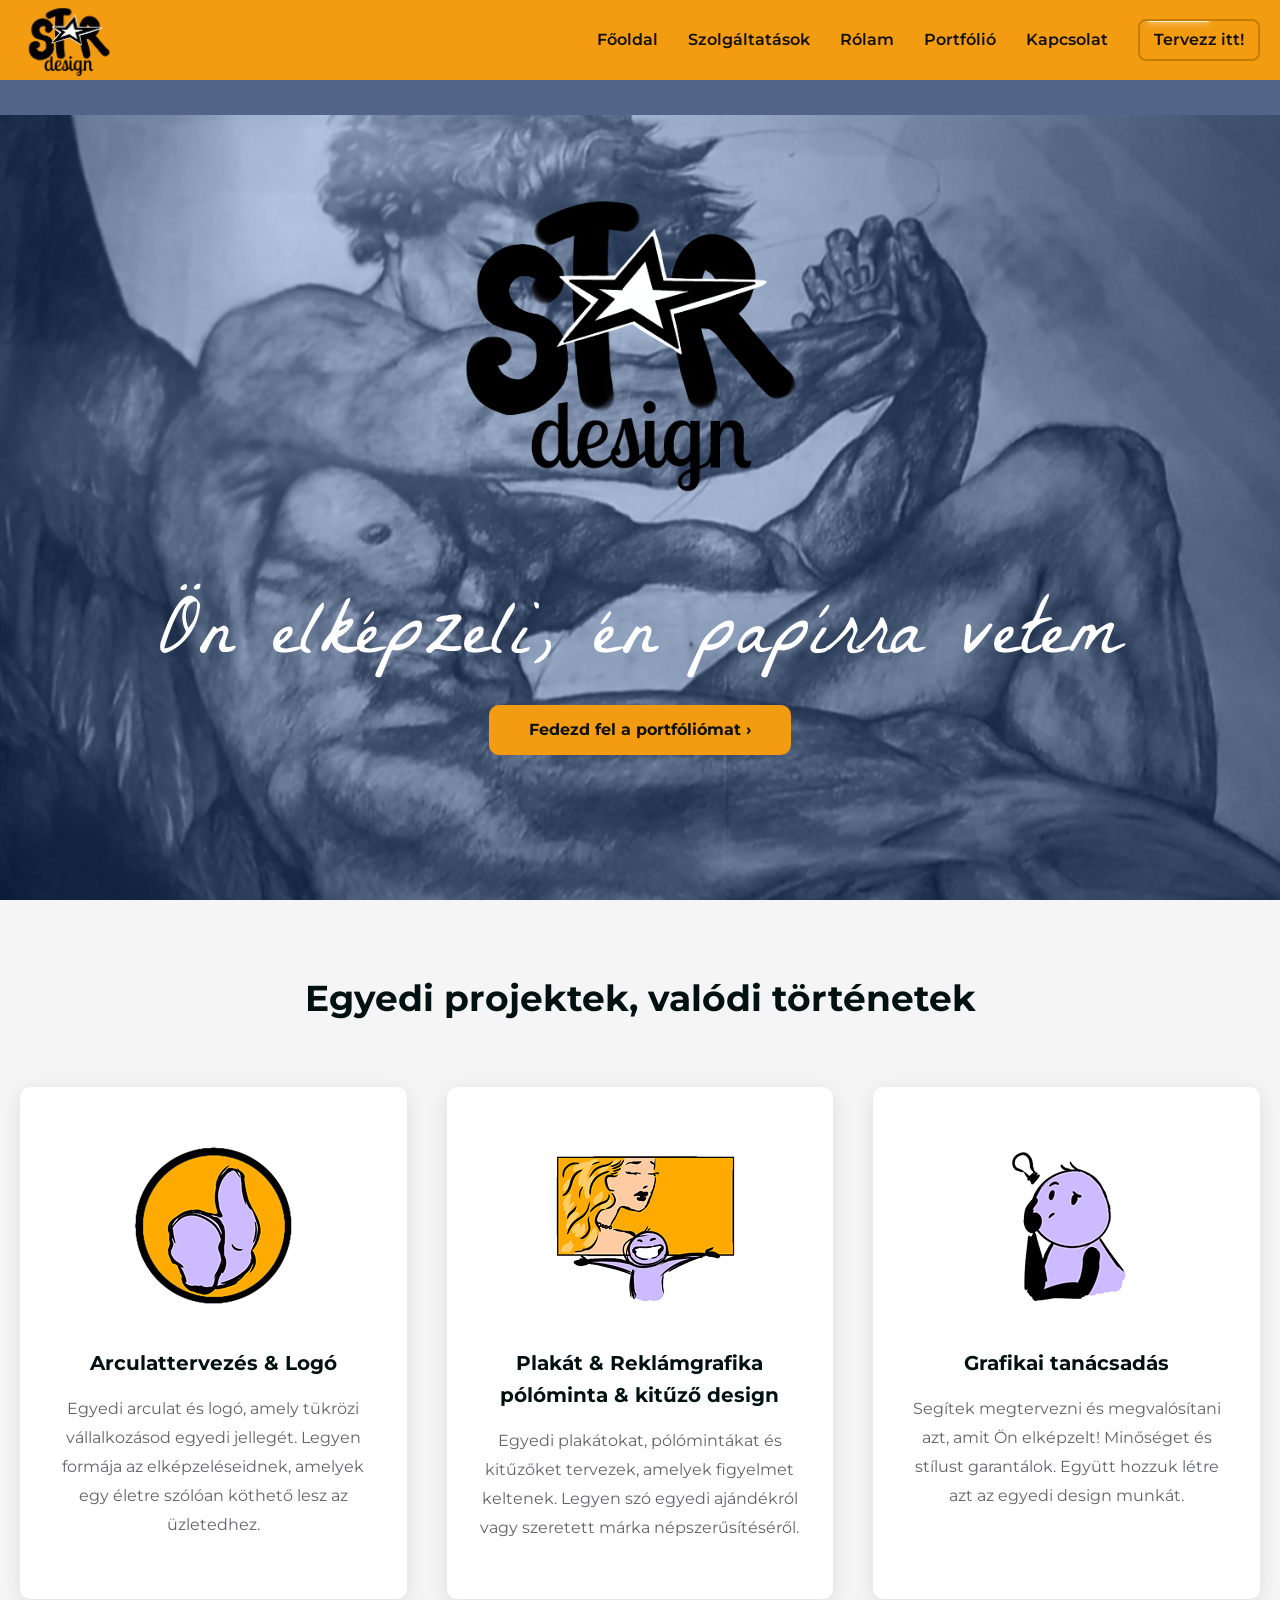
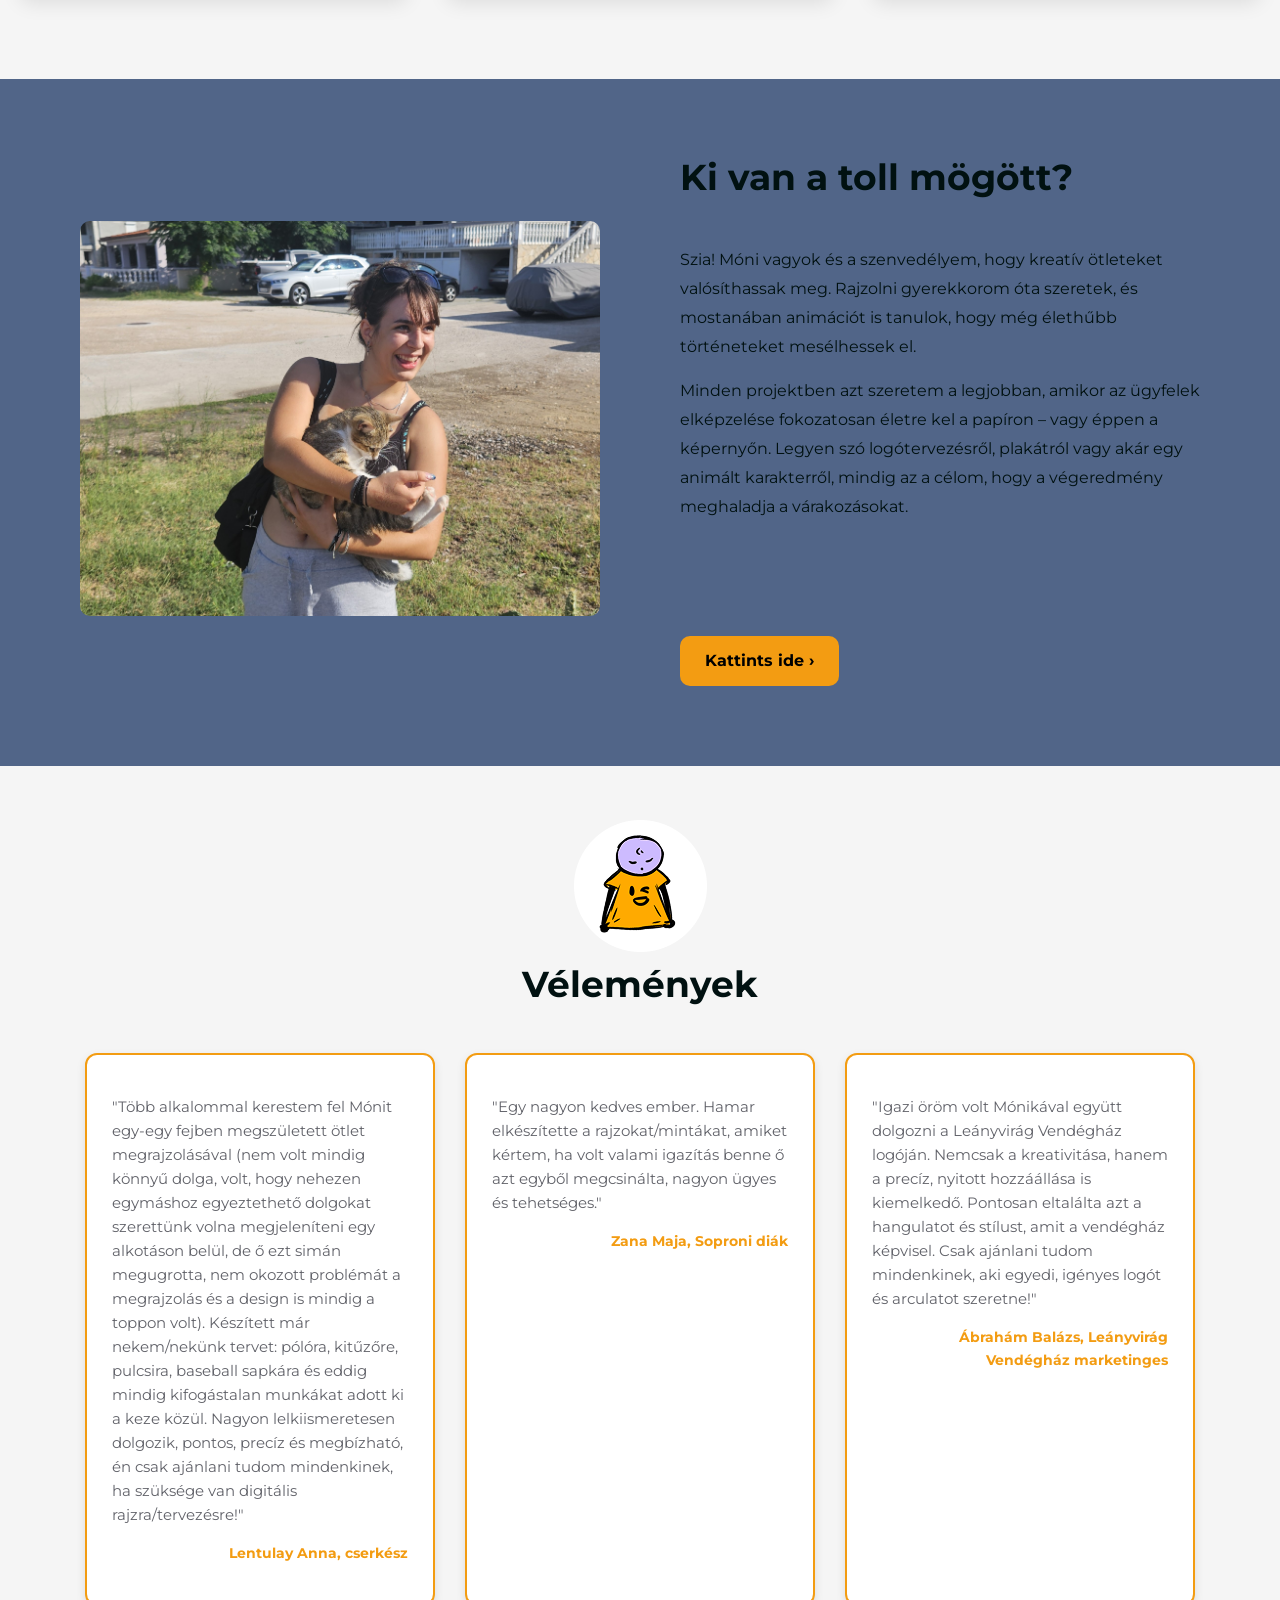
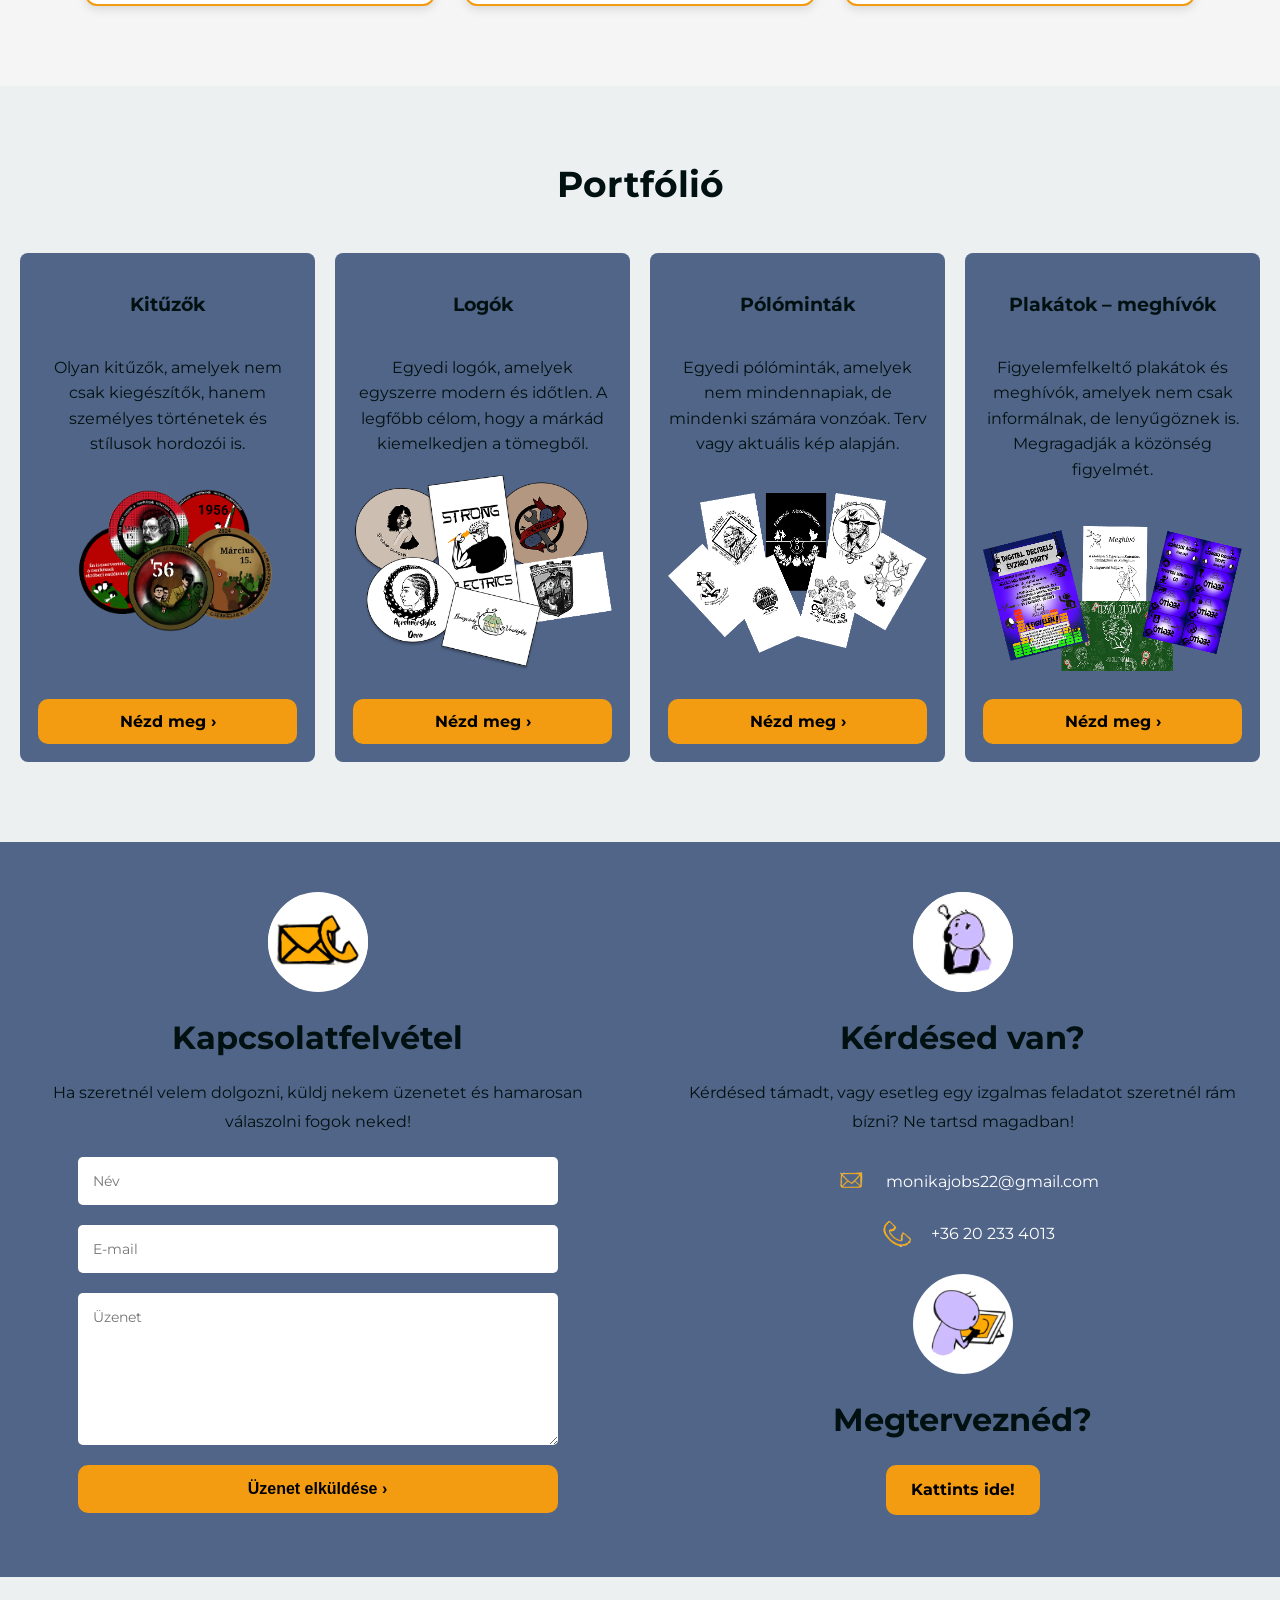
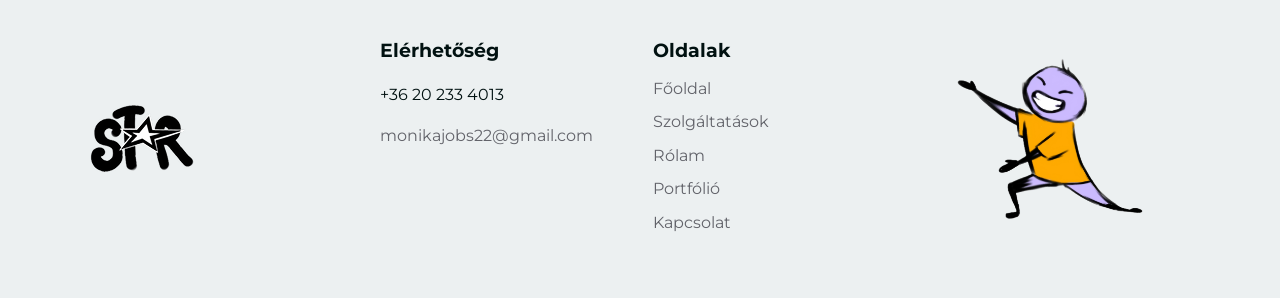
<file: forraskod/star-design-weboldal/index.html>
<!doctype html>
<html lang="hu">
  <head>
    <meta charset="UTF-8" />
    <meta name="viewport" content="width=device-width, initial-scale=1.0" />
    <title>Star Design – Egyedi grafikai tervezés</title>
    <link rel="stylesheet" href="style.css?v=3" />
    <!-- Google Fonts – La Belle Aurore (hero szöveghez) -->
    <link
      href="https://fonts.googleapis.com/css2?family=La+Belle+Aurore&display=swap"
      rel="stylesheet"
    />
    <!-- Google Fonts – Montserrat (alap betűtípus) -->
    <link
      href="https://fonts.googleapis.com/css2?family=Montserrat:wght@400;600;700&display=swap"
      rel="stylesheet"
    />
  </head>
  <body>
    <!-- =============================================
         RÖGZÍTETT FEJLÉC
         position: fixed → mindig látható görgetéskor
         z-index: 1000 → minden elem felett van
         ============================================= -->
    <header class="site-header">
      <div class="header-inner">
        <div class="logo">
          <img src="img/logo-fejlec.png" alt="Star Design logó" />
          <span></span>
        </div>
        <!-- Navigációs menü
             data-target attribútum → script.js sima görgetéshez használja -->
        <button class="hamburger" id="hamburger" aria-label="Menü megnyitása">
          <span></span>
          <span></span>
          <span></span>
        </button>
        <nav class="main-nav" id="main-nav">
          <a href="#home" data-target="home">Főoldal</a>
          <a href="#services" data-target="services">Szolgáltatások</a>
          <a href="#about" data-target="about">Rólam</a>
          <a href="#portfolio" data-target="portfolio">Portfólió</a>
          <a href="#contact" data-target="contact">Kapcsolat</a>

          <!-- Animált "Tervezz itt!" gomb – külön SVG körvonal-animációval -->
          <a href="tervezes/projekt-index-final.html" class="nav-tervez-btn">
            <span>Tervezz itt!</span>
            <svg viewBox="0 0 100 34">
              <rect x="1" y="1" width="98" height="32" rx="7" ry="7" />
            </svg>
          </a>
        </nav>
      </div>
    </header>

    <!-- =============================================
         HERO SZEKCIÓ (főoldali bevezető)
         ============================================= -->
    <section id="home" class="hero">
      <div class="hero-overlay">
        <!-- Háttérkép  -->
        <img src="img/hero-hatter.png" alt="Hero háttér" class="hero-bg" />
        <!-- Nagy logó a hero közepén -->
        <div class="hero-logo-wrapper">
          <img
            src="img/logo-nagy.png"
            alt="Star Design logó"
            class="hero-logo"
          />
        </div>
        <!-- Főcím  -->
        <div class="hero-text-wrapper">
          <h1 class="hero-text">Ön elképzeli, én papírra vetem</h1>
        </div>
        <!-- CTA gomb → portfólió szekcióra ugrik -->
        <div class="hero-btn-wrapper">
          <a class="btn primary" href="#portfolio" data-target="portfolio">
            Fedezd fel a portfóliómat ›
          </a>
        </div>
      </div>
    </section>

    <!-- =============================================
         SZOLGÁLTATÁSOK SZEKCIÓ
         Három egyenlő kártya auto-fit grid-ben
         ============================================= -->
    <section class="services" id="services">
      <h2>Egyedi projektek, valódi történetek</h2>
      <div class="services-grid">
        <div class="service-card">
          <div class="service-icon"><img src="img/icon_1.png" alt="" /></div>
          <h3>Arculattervezés &amp; Logó</h3>
          <p>
            Egyedi arculat és logó, amely tükrözi vállalkozásod egyedi jellegét.
            Legyen formája az elképzeléseidnek, amelyek egy életre szólóan
            köthető lesz az üzletedhez.
          </p>
        </div>

        <div class="service-card">
          <div class="service-icon"><img src="img/icon_2.png" alt="" /></div>
          <h3>Plakát &amp; Reklámgrafika<br />pólóminta &amp; kitűző design</h3>
          <p>
            Egyedi plakátokat, pólómintákat és kitűzőket tervezek, amelyek
            figyelmet keltenek. Legyen szó egyedi ajándékról vagy szeretett
            márka népszerűsítéséről.
          </p>
        </div>

        <div class="service-card">
          <div class="service-icon"><img src="img/icon_3.png" alt="" /></div>
          <h3>Grafikai tanácsadás</h3>
          <p>
            Segítek megtervezni és megvalósítani azt, amit Ön elképzelt!
            Minőséget és stílust garantálok. Együtt hozzuk létre azt az egyedi
            design munkát.
          </p>
        </div>
      </div>
    </section>

    <!-- =============================================
         RÓLAM SZEKCIÓ
         ============================================= -->
    <section class="about" id="about">
      <div class="about-image">
        <img src="img/profilkep.jpg" alt="Móni portréja" class="about-img" />
      </div>
      <div class="about-content">
        <h2>Ki van a toll mögött?</h2>
        <p>
          Szia! Móni vagyok és a szenvedélyem, hogy kreatív ötleteket
          valósíthassak meg. Rajzolni gyerekkorom óta szeretek, és mostanában
          animációt is tanulok, hogy még élethűbb történeteket mesélhessek el.
        </p>
        <p>
          Minden projektben azt szeretem a legjobban, amikor az ügyfelek
          elképzelése fokozatosan életre kel a papíron – vagy éppen a képernyőn.
          Legyen szó logótervezésről, plakátról vagy akár egy animált
          karakterről, mindig az a célom, hogy a végeredmény meghaladja a
          várakozásokat.
        </p>
        <!-- Portfólióra ugró gomb -->
        <a href="#portfolio" data-target="portfolio" class="about-button">
          Kattints ide ›
        </a>
      </div>
    </section>

    <!-- =============================================
         VÉLEMÉNYEK SZEKCIÓ
         Három kártya flex-ben, mobilon egymás alá kerülnek
         ============================================= -->
    <section class="testimonials">
      <!-- Pulzáló ikon a szekció tetején -->
      <div class="testimonials-icon">
        <img src="img/velemenyek_icon.png" alt="Vélemények ikon" />
      </div>
      <h2>Vélemények</h2>

      <div class="testimonials-container">
        <div class="testimonials-content1">
          <p>
            "Több alkalommal kerestem fel Mónit egy-egy fejben megszületett
            ötlet megrajzolásával (nem volt mindig könnyű dolga, volt, hogy
            nehezen egymáshoz egyeztethető dolgokat szerettünk volna
            megjeleníteni egy alkotáson belül, de ő ezt simán megugrotta, nem
            okozott problémát a megrajzolás és a design is mindig a toppon
            volt). Készített már nekem/nekünk tervet: pólóra, kitűzőre,
            pulcsira, baseball sapkára és eddig mindig kifogástalan munkákat
            adott ki a keze közül. Nagyon lelkiismeretesen dolgozik, pontos,
            precíz és megbízható, én csak ajánlani tudom mindenkinek, ha
            szüksége van digitális rajzra/tervezésre!"
          </p>
          <p>Lentulay Anna, cserkész</p>
        </div>

        <div class="testimonials-content2">
          <p>
            "Egy nagyon kedves ember. Hamar elkészítette a rajzokat/mintákat,
            amiket kértem, ha volt valami igazítás benne ő azt egyből
            megcsinálta, nagyon ügyes és tehetséges."
          </p>
          <p>Zana Maja, Soproni diák</p>
        </div>

        <div class="testimonials-content3">
          <p>
            "Igazi öröm volt Mónikával együtt dolgozni a Leányvirág Vendégház
            logóján. Nemcsak a kreativitása, hanem a precíz, nyitott hozzáállása
            is kiemelkedő. Pontosan eltalálta azt a hangulatot és stílust, amit
            a vendégház képvisel. Csak ajánlani tudom mindenkinek, aki egyedi,
            igényes logót és arculatot szeretne!"
          </p>
          <p>Ábrahám Balázs, Leányvirág Vendégház marketinges</p>
        </div>
      </div>
    </section>

    <!-- =============================================
         PORTFÓLIÓ SZEKCIÓ
         ============================================= -->
    <section class="portfolio" id="portfolio">
      <h2>Portfólió</h2>
      <div class="portfolio-grid">
        <div class="portfolio-item">
          <h3>Kitűzők</h3>
          <p>
            Olyan kitűzők, amelyek nem csak kiegészítők, hanem személyes
            történetek és stílusok hordozói is.
          </p>
          <img src="img/kituzok.png" alt="Kitűzők" />
          <a href="portfolio/portfolio.php#kituzok" class="portfolio-button">
            Nézd meg ›
          </a>
        </div>

        <div class="portfolio-item">
          <h3>Logók</h3>
          <p>
            Egyedi logók, amelyek egyszerre modern és időtlen. A legfőbb célom,
            hogy a márkád kiemelkedjen a tömegből.
          </p>
          <img src="img/logok.png" alt="Logók" />
          <a href="portfolio/portfolio.php#logok" class="portfolio-button">
            Nézd meg ›
          </a>
        </div>

        <div class="portfolio-item">
          <h3>Pólóminták</h3>
          <p>
            Egyedi pólóminták, amelyek nem mindennapiak, de mindenki számára
            vonzóak. Terv vagy aktuális kép alapján.
          </p>
          <img src="img/polomintak.png" alt="Pólóminták előnézet" />
          <a
            href="portfolio/portfolio.php#polomintak"
            class="portfolio-button"
          >
            Nézd meg ›
          </a>
        </div>

        <div class="portfolio-item">
          <h3>Plakátok – meghívók</h3>
          <p>
            Figyelemfelkeltő plakátok és meghívók, amelyek nem csak informálnak,
            de lenyűgöznek is. Megragadják a közönség figyelmét.
          </p>
          <img src="img/plakatok.png" alt="Plakátok előnézet" />
          <a
            href="portfolio/portfolio.php#plakatok-meghivok"
            class="portfolio-button"
          >
            Nézd meg ›
          </a>
        </div>
      </div>
    </section>

    <!-- =============================================
         KAPCSOLAT SZEKCIÓ
         ============================================= -->
    <section class="contact" id="contact">
      <!-- BAL OLDAL: Kapcsolatfelvételi űrlap -->
      <div class="contact-form-wrapper">
        <div class="info-icon">
          <img src="img/kapcsolat.png" alt="Kapcsolat ikon" />
        </div>
        <h2>Kapcsolatfelvétel</h2>
        <p>
          Ha szeretnél velem dolgozni, küldj nekem üzenetet és hamarosan
          válaszolni fogok neked!
        </p>

        <!-- Valódi PHP-s form
             action="contact.php" → a szerver dolgozza fel
             method="post"       → POST kérés, az adatok nem látszanak az URL-ben -->
        <form
          class="contact-form"
          id="contact-form"
          action="contact.php"
          method="post"
        >
          <!-- Honeypot mező spam-szűréshez:
               Ha robot tölti ki, a PHP kiszűri a kérést -->
          <label class="hidden">
            Ne töltsd ki ezt a mezőt
            <input type="text" name="address" autocomplete="off" />
          </label>
          <input type="text" name="name" placeholder="Név" required />
          <input type="email" name="email" placeholder="E-mail" required />
          <textarea name="message" placeholder="Üzenet" required></textarea>
          <button type="submit" class="submit-button">
            Üzenet elküldése ›
          </button>
        </form>

        <!-- Visszajelzés doboz – script.js tölti fel tartalmmal -->
        <div id="form-message" class="form-message"></div>
      </div>

      <!-- JOBB OLDAL: Elérhetőségi adatok -->
      <div class="contact-info">
        <div class="info-content">
          <div class="info-icon">
            <img src="img/kerdes_icon.png" alt="Kérdés ikon" />
          </div>
          <h2>Kérdésed van?</h2>
          <p>
            Kérdésed támadt, vagy esetleg egy izgalmas feladatot szeretnél rám
            bízni? Ne tartsd magadban!
          </p>

          <!-- E-mail link -->
          <div class="contact-item">
            <img src="img/e-mail_icon.png" alt="E-mail ikon" class="icon" />
            <a href="mailto:monikajobs22@gmail.com">monikajobs22@gmail.com</a>
          </div>

          <!-- Telefonszám link -->
          <div class="contact-item">
            <img src="img/telefon_icon1.png" alt="Telefon ikon" class="icon" />
            <a href="tel:+36202334013">+36 20 233 4013</a>
          </div>

          <!-- Tervező eszközre mutató link -->
          <div class="kapcsolat-content">
            <div class="info-icon">
              <img src="img/tervezes.png" alt="Tervezés ikon" />
            </div>
            <h2>Megterveznéd?</h2>
            <a href="tervezes/projekt-index-final.html" class="about-button">
              Kattints ide!
            </a>
          </div>
        </div>
      </div>
    </section>

    <!-- =============================================
         LÁBLÉC
         Négy oszlopos flex layout:
         ============================================= -->
    <footer>
      <div class="footer-logo">
        <img src="img/logo-footer.png" alt="Star Design logó" />
      </div>
      <div class="footer-contact">
        <h3>Elérhetőség</h3>
        <p>+36 20 233 4013</p>
        <a href="mailto:monikajobs22@gmail.com">monikajobs22@gmail.com</a>
      </div>
      <div class="footer-links">
        <h3>Oldalak</h3>
        <!-- Lábléc navigációs linkek -->
        <a href="#home">Főoldal</a>
        <a href="#services">Szolgáltatások</a>
        <a href="#about">Rólam</a>
        <a href="#portfolio">Portfólió</a>
        <a href="#contact">Kapcsolat</a>
      </div>
      <div class="footer-icon">
        <img src="img/icon-footer1.png" alt="Star Design dekor ikon" />
      </div>
    </footer>

    <!-- =============================================
         JAVASCRIPT BETÖLTÉSE
         ============================================= -->
    <script src="script.js"></script>
  </body>
</html>
</file>
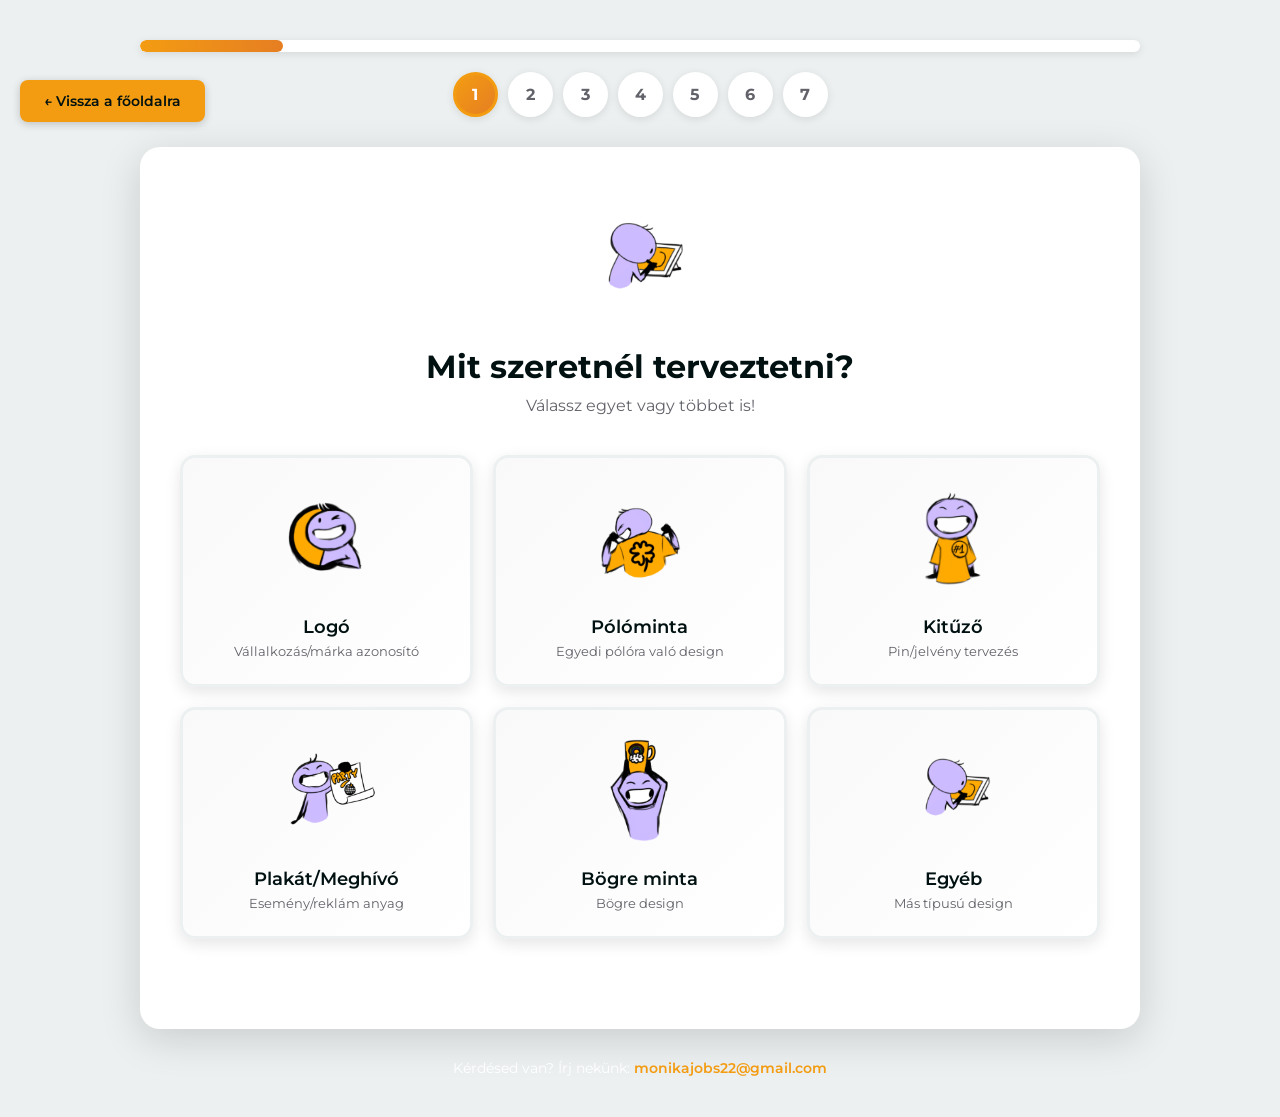
<file: forraskod/star-design-weboldal/tervezes/projekt-index-final.html>
<!doctype html>
<html lang="hu">
  <head>
    <meta charset="UTF-8" />
    <meta name="viewport" content="width=device-width, initial-scale=1.0" />
    <title>Projekt Tervező - Star Design</title>

    <!-- Google Fonts -->
    <link
      href="https://fonts.googleapis.com/css2?family=Montserrat:wght@400;500;600;700&display=swap"
      rel="stylesheet"
    />

    <!-- VÉGLEGES CSS -->
    <link rel="stylesheet" href="projekt-style-final.css? V=2" />
  </head>
  <body>
    <!-- Fő konténer -->
    <div class="main-container">
      <!-- Progress bar -->
      <div class="progress-bar-container">
        <div class="progress-bar" id="progressBar"></div>
      </div>

      <!-- Lépés indikátorok -->
      <div class="step-indicators" id="stepIndicators">
        <!-- JavaScript generálja -->
      </div>

      <!-- Fő kártya -->
      <div class="card-container">
        <div id="formContent">
          <!-- JavaScript generálja a lépéseket -->
        </div>
      </div>

      <!-- Segítség szöveg -->
      <div class="help-text">
        Kérdésed van? Írj nekünk:
        <a href="mailto:monikajobs22@gmail.com">monikajobs22@gmail.com</a>
      </div>
    </div>

    <!-- Sikeres küldés modal -->
    <div id="successModal" class="modal" style="display: none">
      <div class="modal-content success">
        <div class="modal-icon">✅</div>
        <h2>Sikeresen elküldve!</h2>
        <p>Köszönjük! Móni 24-48 órán belül válaszolni fog.</p>
        <p class="project-id">Projektszám: <strong id="projectId"></strong></p>
        <button onclick="location.reload()" class="btn-primary">
          Vissza a főoldalra
        </button>
      </div>
    </div>

    <!-- Hiba modal -->
    <div id="errorModal" class="modal" style="display: none">
      <div class="modal-content error">
        <div class="modal-icon">❌</div>
        <h2>Hiba történt</h2>
        <p id="errorMessage">Kérlek próbáld újra később!</p>
        <button onclick="closeErrorModal()" class="btn-secondary">
          Rendben
        </button>
      </div>
    </div>

    <!-- VÉGLEGES JavaScript -->
    <script src="projekt-script-final.js"></script>

    <a href="../index.html" class="back-button"> ← Vissza a főoldalra </a>
  </body>
</html>
</file>
<file: forraskod/star-design-weboldal/style.css>
/* =============================================================
   style.css – Star Design weboldal főstíluslapja
   =============================================================
   Tartalom (sorrendben):
     1.  CSS változók (gyökér szintű)
     2.  Alapértelmezések (reset + body)
     3.  Konténer segédosztály
     4.  Fejléc (rögzített, felül)
     5.  Hamburger menü (mobilos navigáció)
     6.  Hero szekció
     7.  Szolgáltatások szekció
     8.  Rólam szekció
     9.  Vélemények szekció
     10. Portfólió szekció
     11. Kapcsolat szekció (űrlap + info)
     12. Visszajelzés üzenetek (siker / hiba)
     13. Lábléc
     14. "Tervez itt!" animált gomb
   ============================================================= */


/* =============================================================
   1. CSS VÁLTOZÓK
   Ezeket a változókat az egész stíluslapon használjuk.
   Ha módosítani kell egy színt, csak itt kell megváltoztatni.
   ============================================================= */
:root {
  --accent:    #F39C12; /* narancs – gombok, kiemelések */
  --dark:      #516588; /* kékesszürke – háttérszínek */
  --muted:     #ECF0F1; /* világosszürke – panelek, háttér */
  --text:      #011111; /* szinte fekete – főszöveg, címek */
  --text1:     #62636A; /* közép szürke – leírószöveg */
  --max-width: 1400px;  /* maximális oldalszélesség */
}


/* =============================================================
   2. ALAPÉRTELMEZÉSEK (RESET + BODY)
   ============================================================= */

/* Box-sizing: az elemek mérete a keretet is tartalmazza */
* {
  box-sizing: border-box;
}

html, body {
  height: 100%;
  margin: 0;
  /* Sötét háttérszín: ha a hero és a fejléc között rés jelenne meg
     mobilon, ne fehér, hanem sötét szín látsszon át */
  background-color: #516588;
  font-family: 'Montserrat', sans-serif;
  color: var(--text);
}

body {
  font-size: 16px;
  line-height: 1.6;
}


/* =============================================================
   3. KONTÉNER SEGÉDOSZTÁLY
   ============================================================= */
.container {
  max-width: var(--max-width);
  margin: 0 auto;
  padding: 80px 20px;
}


/* =============================================================
   4. FEJLÉC
   ============================================================= */
.site-header {
  position: fixed;
  top: 0;
  left: 0;
  right: 0;
  min-height: 80px;         
  background: var(--accent);
  z-index: 1000;
}

/* Fejléc belső elrendezése: logó bal, navigáció jobb */
.header-inner {
  display: flex;
  align-items: center;
  justify-content: space-between;
  max-width: var(--max-width);
  margin: 0 auto;
  padding: 0 20px;
  width: 100%;
  min-height: 80px;   
  flex-wrap: nowrap;       
  gap: 10px;                   
}

/* Logó konténer */
.logo {
  display: flex;
  align-items: center;
  gap: 10px;
  flex-shrink: 0; 
}

.logo img {
  height: 80px;
  width: auto;
}

.logo span {
  font-weight: 400;
}

/* Navigációs menü – asztali nézetben vízszintes sor */
.main-nav {
  display: flex;
  align-items: center;
  flex-shrink: 0;        
  flex-wrap: nowrap;
}

.main-nav a {
  margin-left: 30px;
  color: #111;
  text-decoration: none;
  font-weight: 600;
}

/* --- Fejléc reszponzív (tablet, 992px alatt) --- */
@media (max-width: 992px) {
  .header-inner {
    padding: 0 15px;
  }
  .logo img {
    height: 45px;
  }
  .main-nav {
    gap: 15px;
  }
  .main-nav a {
    font-size: 13px;
  }
}

/* --- Fejléc reszponzív (mobil, 768px alatt) ---
   Csak a padding csökken, a menü elrejtését a hamburger blokk kezeli */
@media (max-width: 768px) {
  .header-inner {
    padding: 0 10px;
  }
  .logo img {
    height: 40px;
  }
}


/* =============================================================
   5. HAMBURGER MENÜ
   Csak 768px alatt jelenik meg a gomb.
   ============================================================= */

/* A gomb alapból rejtett – asztali nézetben nem kell */
.hamburger {
  display: none;
  flex-direction: column;
  justify-content: center;
  gap: 5px;
  background: none;
  border: none;
  cursor: pointer;
  padding: 8px;
  margin-left: auto;    
  z-index: 1100;        
}

/* A három vízszintes vonal */
.hamburger span {
  display: block;
  width: 26px;
  height: 3px;
  background: #111;
  border-radius: 3px;
  transition: all 0.3s ease;
}

/* X animáció – megnyitáskor a .open osztály kerül rá */
.hamburger.open span:nth-child(1) {
  transform: translateY(8px) rotate(45deg);
}
.hamburger.open span:nth-child(2) {
  opacity: 0;
}
.hamburger.open span:nth-child(3) {
  transform: translateY(-8px) rotate(-45deg);
}

/* --- Hamburger mobilnézet ---
   JAVÍTÁS: 768px → 1024px, mert 768-1024px között a nav
   összeszorult és nem fért el. 1024px alatt mindig hamburger jelenik meg. */
@media (max-width: 1024px) {

  /* Hamburger gomb megjelenik */
  .hamburger {
    display: flex;
  }

  /* Navigáció: alapból rejtett, .open osztályra lenyílik */
  .main-nav {
    display: none;
    flex-direction: column;
    align-items: center;
    gap: 0;
    position: absolute;
    top: 80px;
    left: 0;
    right: 0;
    background: var(--accent);
    padding: 10px 0 20px;
    box-shadow: 0 4px 12px rgba(0, 0, 0, 0.15);
    z-index: 999;
  }

  .main-nav.open {
    display: flex;
  }

  /* Menüpontok – nagyobb érintési felület mobilon */
  .main-nav a {
    margin-left: 0;
    padding: 12px 20px;
    font-size: 16px;
    width: 100%;
    text-align: center;
    border-bottom: 1px solid rgba(0, 0, 0, 0.08);
  }

  .main-nav a:last-child {
    border-bottom: none;
  }

  /* "Tervez itt!" gomb mobilon teljes szélességű */
  .nav-tervez-btn {
    margin: 10px 20px 0;
    width: calc(100% - 40px);
    text-align: center;
  }
}


/* =============================================================
   6. HERO SZEKCIÓ
   ============================================================= */
.hero {
  position: relative;
  min-height: 100vh;        
  margin-top: 0;        
  padding-top: 80px;    
  display: flex;
  justify-content: center;
  align-items: center;
  overflow: hidden;
}

/* Háttérkép: kitölti a teljes hero területet*/
.hero-bg {
  position: absolute;
  top: 0;
  left: 0;
  width: 110%;
  height: 110%;
  object-fit: cover;
  object-position: 40% center; 
  filter: grayscale(15%) brightness(100%);
  z-index: 1;
}

/* Overlay konténer: a háttérkép felett helyezi el a tartalmat */
.hero-overlay {
  position: relative;
  z-index: 2;
  width: 100%;
  text-align: center;
  color: #fff;
  padding: 0 20px;
}

/* Nagy logó a hero közepén*/
.hero-logo-wrapper {
  position: relative;
  z-index: 3;
  margin-top: 60px;
  margin-bottom: 1rem;
}

.hero-logo {
  max-width: 420px;
  height: auto;
  width: 100%;
}

/* Főcím  */
.hero-text-wrapper {
  position: relative;
  z-index: 3;
  transform: translateY(-110px);
}

.hero-text {
  font-family: 'La Belle Aurore', cursive;
  font-size: 5rem;
  font-weight: 500;
  color: #fff;
  margin: 0;
}

/* CTA gomb konténere */
.hero-btn-wrapper {
  position: relative;
  z-index: 3;
  transform: translateY(-110px);
}

/* CTA gomb stílusa */
.btn.primary {
  background: var(--accent);
  color: #111;
  font-weight: bold;
  padding: 12px 40px;
  border-radius: 10px;
  text-decoration: none;
  display: inline-block;
  transition: all 0.3s ease;
}

/* Hover: sötétebb narancs szín */
.btn.primary:hover {
  background: #d4850f;
  transform: translateY(-2px);
}

/* --- Hero reszponzív (tablet, 992px alatt) --- */
@media (max-width: 992px) {
  .hero {
    height: 90vh;
  }
  .hero-logo {
    max-width: 350px;
  }
  .hero-text {
    font-size: 3.5rem;
  }
  .hero-text-wrapper {
    transform: translateY(-80px);
  }
  .hero-btn-wrapper {
    transform: translateY(-30px);
  }
  .btn.primary {
    padding: 10px 30px;
    font-size: 14px;
  }
}

/* --- Hero reszponzív (mobil, 768px alatt) --- */
@media (max-width: 768px) {
  .hero {
    height: 100vh;
  }
  .hero-logo {
    max-width: 280px;
  }
  .hero-text {
    font-size: 2.5rem;
    line-height: 1.2;
  }
  .hero-text-wrapper {
    transform: translateY(-40px);
  }
  .hero-btn-wrapper {
    transform: translateY(-10px);
  }
  .btn.primary {
    padding: 10px 25px;
    font-size: 13px;
  }
}


/* =============================================================
   7. SZOLGÁLTATÁSOK SZEKCIÓ
   ============================================================= */
.services {
  padding: 40px 20px 80px;
  background-color: #f5f5f5;
}

.services h2 {
  text-align: center;
  font-size: 36px;
  margin-bottom: 60px;
  color: var(--text);
}

/* Auto-fit grid: annyi oszlop fér el, amennyire van hely */
.services-grid {
  display: grid;
  grid-template-columns: repeat(auto-fit, minmax(280px, 1fr));
  gap: 40px;
  max-width: var(--max-width);
  margin: 0 auto;
  width: 100%;
}

/* Egyedi kártya */
.service-card {
  background: white;
  padding: 40px 30px;
  text-align: center;
  border-radius: 10px;
  box-shadow: 0 4px 20px rgba(0, 0, 0, 0.1);
  transition: all 0.3s;
}

/* Hover: felemelkedik a kártya */
.service-card:hover {
  transform: translateY(-10px);
  box-shadow: 0 10px 25px rgba(0, 0, 0, 0.15);
}

/* Ikon konténer a kártya tetején */
.service-icon {
  width: 80px;
  height: 200px;
  margin: 0 auto 20px;
  border-radius: 50%;
  display: flex;
  align-items: center;
  justify-content: center;
  font-size: 40px;
  transition: all 0.3s;
}

/* Hover: ikon enyhén nagyobb és elfordul */
.service-card:hover .service-icon {
  transform: scale(1.1) rotate(5deg);
}

.service-card h3 {
  margin-bottom: 16px;
  color: var(--text);
  font-size: 20px;
}

.service-card p {
  color: var(--text1);
  line-height: 1.8;
  font-size: 16px;
}


/* =============================================================
   8. RÓLAM SZEKCIÓ
   ============================================================= */
.about {
  background-color: var(--dark);
  color: var(--text);
  padding: 80px;
  align-items: center;
  grid-template-columns: 1fr 1fr;
  gap: 80px;
  max-width: 100%;
  margin: 0 auto;
  display: grid;
}

/* Profilkép: kitölti a rendelkezésre álló területet */
.about-image img {
  width: 100%;
  height: 100%;
  object-fit: cover;    
  border-radius: 10px;
}

/* Hover: árnyékot kap a kép */
.about-image:hover {
  transform: translateY(-3px);
  box-shadow: 0 6px 20px rgba(243, 156, 18, 0.4);
}
.about-content {
  margin-top: -40px;
}

.about-content h2 {
  font-size: 36px;
  margin-bottom: 40px;
  text-align: left;
}

.about-content p {
  line-height: 1.8;
  margin-bottom: 15px;
  font-size: 16px;
}

/* "Kattints ide" gomb */
.about-button {
  background-color: var(--accent);
  color: #000;
  padding: 12px 25px;
  text-decoration: none;
  font-weight: bold;
  border-radius: 10px;
  display: inline-block;
  margin-top: 100px;
  transition: all 0.3s;
}

.about-button:hover {
  transform: translateY(-3px);
  box-shadow: 0 6px 20px rgba(243, 156, 18, 0.4);
}

/* --- Rólam reszponzív (tablet, 992px alatt) --- */
@media (max-width: 992px) {
  .about {
    gap: 40px;
    padding: 80px 20px;
  }
  .about-image {
    height: 300px;
  }
  .about-content h2 {
    font-size: 32px;
    margin-bottom: 30px;
  }
  .about-content p {
    font-size: 17px;
  }
}

/* --- Rólam reszponzív (mobil, 768px alatt) --- */
@media (max-width: 768px) {
  .about {
    grid-template-columns: 1fr; /* egy oszlop mobilon */
    text-align: center;
    gap: 30px;
    padding: 60px 20px;
  }
  .about-image {
    max-width: 250px;
    margin: 0 auto;
  }
  .about-content h2 {
    font-size: 28px;
    margin-bottom: 20px;
    text-align: center;
  }
  .about-content p {
    font-size: 16px;
    line-height: 1.6;
    margin-bottom: 12px;
    text-align: center;
  }
  .about-button {
    padding: 10px 25px;
    font-size: 16px;
    margin-top: 20px;
  }
}


/* =============================================================
   9. VÉLEMÉNYEK SZEKCIÓ
   ============================================================= */
.testimonials {
  padding: 80px 20px;
  background-color: #f5f5f5;
  text-align: center;
}

/* Pulzáló ikon a szekció tetején */
.testimonials-icon {
  width: 80px;
  height: 80px;
  margin: 0 auto 20px;
  background-color: var(--accent);
  border-radius: 50%;
  display: flex;
  align-items: center;
  justify-content: center;
  font-size: 40px;
  animation: pulse 2s infinite;
}

.testimonials h2 {
  font-size: 36px;
  margin-bottom: 40px;
  color: var(--text);
}

/* Kártyák flex konténere */
.testimonials-container {
  display: flex;
  gap: 30px;
  flex-wrap: wrap;          
  justify-content: center;
  max-width: 1200px;
  margin: 40px auto 0;
  padding: 0 20px;
}

/* Vélemény kártyák közös stílusa */
.testimonials-content1,
.testimonials-content2,
.testimonials-content3 {
  flex: 1;
  min-width: 280px;
  max-width: 350px;
  background-color: #ffffff;
  border: 2px solid var(--accent);
  border-radius: 12px;
  padding: 25px;
  box-shadow: 0 4px 10px rgba(0, 0, 0, 0.1);
  text-align: left;
  transition: transform 0.3s ease, box-shadow 0.3s ease;
}

/* Hover: kártyák enyhén felemelkednek */
.testimonials-content1:hover,
.testimonials-content2:hover,
.testimonials-content3:hover {
  transform: translateY(-5px);
  box-shadow: 0 6px 15px rgba(0, 0, 0, 0.15);
}

/* Idézet szövege */
.testimonials-content1 p:first-child,
.testimonials-content2 p:first-child,
.testimonials-content3 p:first-child {
  font-family: 'Montserrat', sans-serif;
  color: var(--text1);
  line-height: 1.6;
  margin-bottom: 15px;
  font-size: 15px;
}

/* Idéző neve (jobb alsó sarokba igazítva, narancs) */
.testimonials-content1 p:last-child,
.testimonials-content2 p:last-child,
.testimonials-content3 p:last-child {
  font-weight: bold;
  color: var(--accent);
  text-align: right;
  margin-top: 10px;
  font-size: 14px;
}

/* --- Vélemények reszponzív (tablet, 992px alatt) --- */
@media (max-width: 992px) {
  .testimonials-container {
    gap: 20px;
  }
  .testimonials-content1,
  .testimonials-content2,
  .testimonials-content3 {
    min-width: 250px;
  }
}

/* --- Vélemények reszponzív (mobil, 768px alatt) --- */
@media (max-width: 768px) {
  .testimonials-container {
    flex-direction: column;
    align-items: center;
  }
  .testimonials-content1,
  .testimonials-content2,
  .testimonials-content3 {
    max-width: 100%;
    width: 100%;
  }
}


/* =============================================================
   10. PORTFÓLIÓ SZEKCIÓ
   ============================================================= */
.portfolio {
  padding: 40px 20px 80px;
  background: var(--muted);
}

.portfolio h2 {
  text-align: center;
  font-size: 36px;
  margin-bottom: 40px;
}

/* Auto-fit grid: 340px minimum kártyaszélesség */
.portfolio-grid {
  display: grid;
  grid-template-columns: repeat(4, 1fr);
  gap: 20px;
}

/* Portfólió kártya */
.portfolio-item {
  background: var(--dark);
  color: var(--text);
  padding: 18px;
  border-radius: 8px;
  text-align: center;
  transition: all 0.3s ease;
  display: flex;
  flex-direction: column;
}

/* Hover: kártya felemelkedik */
.portfolio-item:hover {
  transform: translateY(-10px);
  box-shadow: 0 8px 20px rgba(0, 0, 0, 0.3);
}

/* Kártya képe – rögzített magasság, levágja a felesleget */
.portfolio-item img {
  max-width: 100%;
  height: 200px;
  object-fit: contain;
  border-radius: 10px;
}

/* "Nézd meg" gomb */
.portfolio-button {
  background-color: var(--accent);
  color: #000;
  padding: 10px 20px;
  text-decoration: none;
  font-weight: bold;
  border-radius: 10px;
  display: inline-block;
  transition: all 0.3s;
  margin-top: auto;
}

/* Hover: jobbra tolódik a gomb */
.portfolio-button:hover {
  transform: translateX(5px);
  box-shadow: 0 4px 15px rgba(243, 156, 18, 0.3);
}

/* --- Portfólió reszponzív (tablet, 1024px alatt) ---
   JAVÍTÁS: mobilon a 4 oszlop összecsúszik, ezért
   kisebb képernyőkön kevesebb oszlopra váltunk. */
@media (max-width: 1024px) {
  .portfolio-grid {
    grid-template-columns: repeat(2, 1fr); /* 2 oszlop tableten */
  }
}

@media (max-width: 600px) {
  .portfolio-grid {
    grid-template-columns: 1fr; /* 1 oszlop mobilon */
  }
}


/* =============================================================
   11. KAPCSOLAT SZEKCIÓ
   ============================================================= */
.contact {
  background-color: var(--dark);
  padding: 50px 20px;
  display: grid;
  grid-template-columns: 1fr 1fr;
  gap: 50px;
  max-width: 100%;
  width: 100%;
  margin: 0 auto;
}

.contact h2 {
  color: var(--text);
  font-size: 32px;
  margin-bottom: 20px;
  text-align: center;
}

.contact p {
  color: var(--text);
  line-height: 1.8;
  margin-bottom: 20px;
  text-align: center;
}

/* Kerek ikon doboz pattogó animációval */
.info-icon {
  width: 100px;
  height: 100px;
  background-color: white;
  border-radius: 50%;
  display: flex;
  align-items: center;
  justify-content: center;
  margin: 0 auto 20px;
  overflow: hidden;
  font-size: 40px;
  animation: bounce 2s infinite;
}

.info-icon img {
  width: 120px;
  height: 120px;
  object-fit: contain;
}

/* --- Kapcsolati űrlap ---
   JAVÍTÁS: max-width: 480px hozzáadva – a form ne nyúljon ki
   teljes szélességre nagy képernyőn, legyen fix méretű. */
.contact-form {
  display: flex;
  flex-direction: column;
  gap: 20px;
  max-width: 480px;   /* fix szélesség minden nézetben */
  width: 100%;
  margin: 0 auto;     /* középre igazítás */
}

.contact-form input,
.contact-form textarea {
  padding: 15px;
  border: none;
  border-radius: 5px;
  font-size: 14px;
  font-family: inherit;
  transition: all 0.3s;
}

/* Fókusz esetén narancs árnyék + kismértékű felemelkedés */
.contact-form input:focus,
.contact-form textarea:focus {
  outline: none;
  box-shadow: 0 0 0 3px rgba(243, 156, 18, 0.5);
  transform: translateY(-2px);
}

/* Szöveges beviteli mező: átméretezhető (függőlegesen) */
.contact-form textarea {
  min-height: 152px;
  resize: vertical;
}

/* Fejlécek az ikon alatt */
.contact-form-wrapper h2,
.info-content h2 {
  margin-top: 5px;
  margin-bottom: 10px;
}

/* Küldés gomb */
.submit-button {
  background-color: var(--accent);
  color: #000;
  padding: 15px;
  border: none;
  border-radius: 10px;
  font-weight: bold;
  cursor: pointer;
  font-size: 16px;
  transition: all 0.3s;
}

.submit-button:hover {
  transform: translateY(-3px);
  box-shadow: 0 6px 20px rgba(243, 156, 18, 0.4);
}

.submit-button:active {
  transform: translateY(-1px);
}

/* --- Elérhetőségi adatok oldal --- */
.contact-info {
  display: flex;
  align-items: flex-start;
  justify-content: center;
}

.info-content {
  text-align: center;
}

/* Sor: ikon + szöveg/link egymás mellett */
.contact-item {
  display: flex;
  align-items: center;
  gap: 10px;
  justify-content: center;
  margin-bottom: 2px;
}

.contact-item a {
  color: white !important;
  text-decoration: none;
  transition: color 0.3s;
}

.contact-item a:hover {
  color: var(--accent) !important;
}

/* Ikon mérete a kapcsolat szekcióban */
.icon {
  width: 50px;
  height: 50px;
  object-fit: contain;
  background: none;
  border: none;
}

/* "Megterveznéd?" alcím blokk */
.kapcsolat-content {
  text-align: center;
  margin-top: 15px;
}

.kapcsolat-content .about-button {
  margin-top: 10px;
}

/* Rejtett spam-csapda mező (CSS-sel elrejtve, honeypot) */
.hidden {
  position: absolute;
  left: -9999px;
}

/* Pattogó animáció – info-icon használja */
@keyframes bounce {
  0%, 100% { transform: translateY(0); }
  50%       { transform: translateY(-8px); }
}

/* --- Kapcsolat reszponzív (mobil, 900px alatt) ---
   JAVÍTÁS: mobilon az elérhetőség rész nem volt középen.
   text-align: center és align-items: center hozzáadva. */
@media (max-width: 900px) {
  .contact {
    grid-template-columns: 1fr;
    text-align: center;
  }
  .contact-info {
    margin-top: 40px;
    width: 100%;
    display: flex;
    justify-content: center;  /* vízszintesen középre */
    align-items: center;
  }
  .info-content {
    width: 100%;
    text-align: center;       /* szövegek középre */
  }
  .contact-item {
    justify-content: center;  /* ikon + link sor középre */
  }
  .contact-form-wrapper {
    display: flex;
    flex-direction: column;
    align-items: center;      /* form wrapper középre */
  }
}


/* =============================================================
   12. VISSZAJELZÉS ÜZENETEK (SIKER / HIBA)
   ============================================================= */

/* Visszajelzés doboz konténer */
.form-message {
  max-width: 700px;
  margin: 14px auto 0;
  text-align: center;
  font-weight: bold;
}

/* Sikeres küldés – zöld */
.success {
  background: #27ae60;
  color: white;
  padding: 12px 20px;
  border-radius: 8px;
}

/* Hiba – piros */
.error {
  background: #e74c3c;
  color: white;
  padding: 12px 20px;
  border-radius: 8px;
}


/* =============================================================
   13. LÁBLÉC
   ============================================================= */
footer {
  background-color: var(--muted);
  display: flex;
  justify-content: space-between;
  align-items: flex-start;
  padding: 40px 80px;
  flex-wrap: wrap;      /* mobilon egymás alá kerülnek */
}

/* Bal oldali logó */
.footer-logo {
  flex: 1;
  min-width: 300px;
}

.footer-logo img {
  max-width: 200px;
  height: auto;
  display: block;
}

/* Középső elérhetőség */
.footer-contact {
  flex: 1;
  min-width: 250px;
}

.footer-contact h3 {
  margin-bottom: 10px;
  color: var(--text);
}

.footer-contact a {
  color: var(--text1);
  text-decoration: none;
  display: block;
  margin-bottom: 8px;
}

/* Jobb oldali navigációs linkek */
.footer-links {
  flex: 1;
  min-width: 200px;
}

.footer-links h3 {
  margin-bottom: 10px;
  color: var(--text);
}

.footer-links a {
  color: var(--text1);
  text-decoration: none;
  display: block;
  margin-bottom: 8px;
  transition: all 0.3s;
}

.footer-links a:hover {
  color: #000;
}

/* Dekorációs ikon jobb oldalon */
.footer-icon {
  flex: 1;
  min-width: 250px;
}

.footer-icon img {
  max-width: 250px;
  height: auto;
  display: block;
}


/* =============================================================
   14. "TERVEZ ITT!" ANIMÁLT GOMB A FEJLÉCBEN
   ============================================================= */

/* Shimmer animáció: fénysáv balról jobbra fut */
@keyframes shimmerRun {
  0%,  30% { left: -60%; opacity: 0; }
  31%      { opacity: 1; }
  44%      { left: 120%; opacity: 1; }
  45%      { opacity: 0; }
  100%     { left: 120%; opacity: 0; }
}

/* SVG körvonal animáció: dash fut körbe */
@keyframes svgRun {
  0%   { stroke-dashoffset: 260; opacity: 1; }
  24%  { stroke-dashoffset: -50; opacity: 1; }
  25%  { stroke-dashoffset: -50; opacity: 0; }
  99%  { stroke-dashoffset: 260; opacity: 0; }
  100% { stroke-dashoffset: 260; opacity: 0; }
}

/* Gomb alap stílusa */
.nav-tervez-btn {
  position: relative;
  display: inline-block;
  margin-left: 30px;
  padding: 6px 14px;
  font-weight: 700;
  font-size: inherit;
  color: #111 !important;
  text-decoration: none;
  white-space: nowrap;
  background: var(--accent);
  border: 2px solid #c47d00;
  border-radius: 8px;
  overflow: hidden;
  vertical-align: middle;
}

/* Shimmer réteg  */
.nav-tervez-btn::before {
  content: '';
  position: absolute;
  top: -10%; left: -60%;
  width: 40%; height: 120%;
  background: linear-gradient(90deg, transparent, rgba(255, 255, 255, 0.75), transparent);
  transform: skewX(-15deg);
  animation: shimmerRun 14s linear infinite;
  opacity: 0;
  pointer-events: none;
}

/* SVG körvonal réteg */
.nav-tervez-btn svg {
  position: absolute;
  top: -2px; left: -2px;
  width: calc(100% + 4px);
  height: calc(100% + 4px);
  pointer-events: none;
  overflow: visible;
}

.nav-tervez-btn svg rect {
  fill: none;
  stroke: white;
  stroke-width: 2.5;
  stroke-dasharray: 50 210;
  stroke-dashoffset: 260;
  animation: svgRun 14s linear infinite;
  filter: drop-shadow(0 0 3px rgba(255,255,255,0.9));
}

/* Szöveg a z-rétegek felett */
.nav-tervez-btn span {
  position: relative;
  z-index: 2;
}

/* Hover: sötétebb narancs */
.nav-tervez-btn:hover {
  background: #e08800;
  transition: background 0.2s ease;
}
/* Az oldal egységes betöltése, figyelembe véve a fejléc magasságát*/
section {
  scroll-margin-top: 80px;
}
</file>
<file: forraskod/star-design-weboldal/tervezes/projekt-style-final.css>
:root {
  --accent: #F39C12;
  --accent-dark: #E67E22;
  --dark: #516588;
  --muted: #ECF0F1;
  --text: #011111;
  --text1: #62636A;
  --white: #ffffff;
  --shadow: rgba(0, 0, 0, 0.1);
  --shadow-medium: rgba(0, 0, 0, 0.15);
  --shadow-strong: rgba(0, 0, 0, 0.3);
}

* {
  margin: 0;
  padding: 0;
  box-sizing: border-box;
}

body {
  font-family: 'Montserrat', sans-serif;
  overflow-x: hidden;
  background: var(--muted);
  color: var(--text);
}

/* ============================================
   FŐ KONTÉNER
   ============================================ */

.main-container {
  min-height: 100vh;
  background: linear-gradient(#516588);
  padding: 40px 20px;
}

.main-container > * {
  max-width: 1000px;
  margin: 0 auto;
}

/* ============================================
   PROGRESS BAR
   ============================================ */

.progress-bar-container {
  background: var(--white);
  border-radius: 20px;
  height: 12px;
  margin-bottom: 20px;
  overflow: hidden;
  box-shadow: 0 2px 8px var(--shadow);
}

.progress-bar {
  background: linear-gradient(90deg, var(--accent) 0%, var(--accent-dark) 100%);
  height: 100%;
  width: 0%;
  transition: width 0.5s ease;
  border-radius: 20px;
}

/* ============================================
   LÉPÉS INDIKÁTOROK
   ============================================ */

.step-indicators {
  display: flex;
  justify-content: center;
  gap: 10px;
  margin-bottom: 30px;
  flex-wrap: wrap;
}

.step-indicator {
  width: 45px;
  height: 45px;
  border-radius: 50%;
  border: 3px solid var(--white);
  background: var(--white);
  color: var(--text1);
  font-weight: 700;
  cursor: pointer;
  transition: all 0.3s;
  font-size: 16px;
  font-family: 'Montserrat', sans-serif;
  box-shadow: 0 2px 8px var(--shadow);
}

.step-indicator.active,
.step-indicator.completed {
  background: linear-gradient(135deg, var(--accent) 0%, var(--accent-dark) 100%);
  color: var(--white);
  border-color: var(--accent);
}

.step-indicator:hover {
  transform: scale(1.1);
  box-shadow: 0 4px 12px var(--shadow-medium);
}

/* ============================================
   KÁRTYA KONTÉNER
   ============================================ */

.card-container {
  background: var(--white);
  border-radius: 20px;
  padding: 50px 40px;
  box-shadow: 0 10px 40px var(--shadow-medium);
  margin-bottom: 30px;
  min-height: 500px;
}

@media (max-width: 768px) {
  .card-container {
    padding: 30px 20px;
  }
}

/* ============================================
   LÉPÉS FEJLÉC
   ============================================ */

.step-header {
  text-align: center;
  margin-bottom: 40px;
}

.step-emoji {
  font-size: 60px;
  margin-bottom: 15px;
}

.step-emoji img {
  width: 120px;
  height: 120px;
  object-fit: contain;
}

.step-title {
  color: var(--text);
  font-size: 32px;
  font-weight: 700;
  margin-bottom: 10px;
}

.step-subtitle {
  color: var(--text1);
  font-size: 16px;
}

@media (max-width: 768px) {
  .step-title {
    font-size: 24px;
  }
  
  .step-emoji {
    font-size: 45px;
  }
}

/* ============================================
   KATEGÓRIA & KÁRTYA RENDSZER
   ============================================ */

.category-grid,
.style-grid {
  display: grid;
  grid-template-columns: repeat(auto-fit, minmax(250px, 1fr));
  gap: 20px;
  margin-bottom: 40px;
}

.category-card,
.style-card {
  background: var(--white);
  border: 3px solid var(--muted);
  border-radius: 15px;
  padding: 25px 20px;
  cursor: pointer;
  transition: all 0.3s;
  text-align: center;
  box-shadow: 0 4px 12px var(--shadow);
}

/*Animácio INNEN FOLYTATNI!! */ 
.category-card {
  background: linear-gradient(135deg, #f9f9f9 0%, #ffffff 100%);
  border: 3px solid var(--muted);
  border-radius: 15px;
  padding: 25px 20px;
  cursor: pointer;
  transition: all 0.5s cubic-bezier(0.34, 1.56, 0.64, 1);
  text-align: center;
  box-shadow: 0 5px 15px var(--shadow);
}

.category-card:hover {
  transform: translateY(-15px);
  box-shadow: 0 25px 50px rgba(243, 156, 18, 0.35);
  border-color: var(--accent);
  background: linear-gradient(135deg, #fff9e6 0%, #ffffff 100%);
}

.category-card:hover {
  animation: float 2s ease-in-out infinite;
}

.category-icon {
  transition: all 0.4s ease;
  display: inline-block;
}

.category-card:hover .category-icon {
  transform: scale(1.25);
  animation: icon-glow 1.5s ease-in-out infinite;
}

.category-card:active {
  transform: translateY(-8px) scale(0.96);
  animation: none;
}

@keyframes float {
  0%, 100% { transform: translateY(-15px); }
  50% { transform: translateY(-20px); }
}

@keyframes icon-glow {
  0%, 100% { 
    filter: drop-shadow(0 0 5px rgba(243, 156, 18, 0.5));
  }
  50% { 
    filter: drop-shadow(0 0 15px rgba(243, 156, 18, 0.9));
  }
}

.category-card.selected,
.style-card.selected {
  background: linear-gradient(135deg, var(--accent) 0%, var(--accent-dark) 100%);
  border: 3px solid var(--accent);
  box-shadow: 0 8px 25px rgba(243, 156, 18, 0.4);
}

/* Kiválasztva + Hover → lebegés megmarad */
.category-card.selected:hover {
  animation: float 2s ease-in-out infinite;
  box-shadow: 0 25px 50px rgba(243, 156, 18, 0.5);
  transform: translateY(-15px);
}

/* Kattintáskor ez az osztály kerül rá */
.category-card.icon-pop .category-icon {
  animation: icon-jump 0.6s cubic-bezier(0.68, -0.55, 0.265, 1.55) !important;
}

@keyframes icon-jump {
  0%   { transform: scale(1.25) translateY(0); }
  30%  { transform: scale(1.5)  translateY(-20px); }
  60%  { transform: scale(1.6)  translateY(-25px); }
  80%  { transform: scale(1.4)  translateY(-10px); }
  100% { transform: scale(1.25) translateY(0); }
}

.category-icon,
.style-icon {
  font-size: 50px;
  margin-bottom: 10px;
}

.category-icon img {
  width: 110px;
  height: 110px;
  object-fit: contain;
}

.style-icon img {
  width: 110px;
  height: 110px;
  object-fit: contain;
}

.category-name,
.style-name {
  font-size: 18px;
  font-weight: 600;
  color: var(--text);
  margin-bottom: 5px;
}

.category-card.selected .category-name,
.style-card.selected .style-name {
  color: var(--white);
}

.category-description,
.style-description {
  font-size: 13px;
  color: var(--text1);
}

.category-card.selected .category-description,
.style-card.selected .style-description {
  color: rgba(255,255,255,0.95);
}

/* ============================================
   IKON VÁLASZTÓ (ÚJ!)
   ============================================ */

.icon-selector {
  background: var(--muted);
  padding: 20px;
  border-radius: 12px;
  margin-top: 15px;
}

.icon-selector h4 {
  font-size: 14px;
  color: var(--text);
  margin-bottom: 10px;
  text-align: center;
}

.icon-options {
  display: flex;
  justify-content: center;
  gap: 10px;
  flex-wrap: wrap;
}

.icon-option {
  font-size: 35px;
  padding: 10px;
  border: 2px solid transparent;
  border-radius: 8px;
  cursor: pointer;
  transition: all 0.3s;
  background: var(--white);
}

.icon-option:hover {
  transform: scale(1.1);
  border-color: var(--accent);
}

.icon-option.selected {
  border-color: var(--accent);
  background: var(--accent);
  box-shadow: 0 2px 8px rgba(243, 156, 18, 0.4);
}

/* ============================================
   STÍLUS PREVIEW (ÚJ!)
   ============================================ */

.style-preview {
  background: var(--muted);
  padding: 25px;
  border-radius: 15px;
  margin-top: 20px;
  text-align: center;
}

.style-preview h3 {
  font-size: 18px;
  color: var(--text);
  margin-bottom: 15px;
}

.style-preview-image {
  width: 100%;
  max-width: 400px;
  height: 200px;
  background: var(--white);
  border-radius: 12px;
  margin: 0 auto 15px;
  display: flex;
  align-items: center;
  justify-content: center;
  font-size: 80px;
  box-shadow: 0 4px 12px var(--shadow);
}

.style-combo-text {
  font-size: 14px;
  color: var(--text1);
  margin-top: 10px;
}

/* ============================================
   PAINT-SZERŰ SZÍNVÁLASZTÓ (ÚJ!)
   ============================================ */

.color-picker-advanced {
  background: var(--white);
  border: 2px solid var(--muted);
  border-radius: 15px;
  padding: 25px;
  margin-bottom: 30px;
  box-shadow: 0 4px 15px var(--shadow);
}

.color-picker-title {
  font-size: 18px;
  font-weight: 600;
  color: var(--text);
  margin-bottom: 20px;
  text-align: center;
}

.color-picker-grid {
  display: grid;
  grid-template-columns: 1fr 200px;
  gap: 20px;
  margin-bottom: 20px;
}

@media (max-width: 768px) {
  .color-picker-grid {
    grid-template-columns: 1fr;
  }
}

/* Színkör */
.color-wheel {
  width: 100%;
  aspect-ratio: 1;
  border-radius: 50%;
  background: conic-gradient(
    hsl(0, 100%, 50%),
    hsl(30, 100%, 50%),
    hsl(60, 100%, 50%),
    hsl(90, 100%, 50%),
    hsl(120, 100%, 50%),
    hsl(150, 100%, 50%),
    hsl(180, 100%, 50%),
    hsl(210, 100%, 50%),
    hsl(240, 100%, 50%),
    hsl(270, 100%, 50%),
    hsl(300, 100%, 50%),
    hsl(330, 100%, 50%),
    hsl(360, 100%, 50%)
  );
  cursor: crosshair;
  position: relative;
  box-shadow: 0 4px 15px var(--shadow);
}

.color-wheel-cursor {
  position: absolute;
  width: 20px;
  height: 20px;
  border: 3px solid var(--white);
  border-radius: 50%;
  transform: translate(-50%, -50%);
  pointer-events: none;
  box-shadow: 0 2px 8px var(--shadow-strong);
}

/* Slider-ek */
.color-sliders {
  display: flex;
  flex-direction: column;
  gap: 15px;
}

.slider-group {
  display: flex;
  flex-direction: column;
  gap: 8px;
}

.slider-label {
  font-size: 13px;
  font-weight: 600;
  color: var(--text);
  display: flex;
  justify-content: space-between;
  align-items: center;
}

.slider-value {
  background: var(--muted);
  padding: 2px 8px;
  border-radius: 4px;
  font-size: 12px;
}

.color-slider {
  width: 100%;
  height: 30px;
  -webkit-appearance: none;
  appearance: none;
  border-radius: 8px;
  outline: none;
  cursor: pointer;
}

.color-slider::-webkit-slider-thumb {
  -webkit-appearance: none;
  appearance: none;
  width: 20px;
  height: 20px;
  border-radius: 50%;
  background: var(--white);
  border: 2px solid var(--accent);
  cursor: pointer;
  box-shadow: 0 2px 6px var(--shadow);
}

.color-slider::-moz-range-thumb {
  width: 20px;
  height: 20px;
  border-radius: 50%;
  background: var(--white);
  border: 2px solid var(--accent);
  cursor: pointer;
  box-shadow: 0 2px 6px var(--shadow);
}

/* Választott szín előnézet */
.color-preview-section {
  display: grid;
  grid-template-columns: 1fr 1fr;
  gap: 15px;
  margin-top: 20px;
}

.current-color-preview {
  text-align: center;
}

.current-color-box {
  width: 100%;
  height: 80px;
  border-radius: 12px;
  border: 3px solid var(--muted);
  margin-bottom: 10px;
  box-shadow: 0 4px 12px var(--shadow);
}

.current-color-label {
  font-size: 13px;
  font-weight: 600;
  color: var(--text);
}

.current-color-hex {
  font-size: 12px;
  color: var(--text1);
  font-family: monospace;
}

/* ============================================
   KIVÁLASZTOTT SZÍNEK & HARMONÍA
   ============================================ */

.selected-colors-harmony {
  background: var(--muted);
  padding: 20px;
  border-radius: 12px;
  margin-bottom: 30px;
}

.harmony-title {
  font-size: 16px;
  font-weight: 600;
  color: var(--text);
  margin-bottom: 15px;
  text-align: center;
}

.selected-colors-display {
  display: flex;
  gap: 15px;
  justify-content: center;
  margin-bottom: 20px;
  flex-wrap: wrap;
}

.selected-color-item {
  position: relative;
  text-align: center;
}

.selected-color-box {
  width: 70px;
  height: 70px;
  border-radius: 12px;
  border: 3px solid var(--white);
  margin-bottom: 5px;
  box-shadow: 0 4px 12px var(--shadow);
  position: relative;
}

.color-remove-btn {
  position: absolute;
  top: -8px;
  right: -8px;
  background: var(--accent);
  color: var(--white);
  border: none;
  border-radius: 50%;
  width: 24px;
  height: 24px;
  cursor: pointer;
  font-size: 14px;
  font-weight: 700;
  line-height: 1;
  box-shadow: 0 2px 6px var(--shadow);
  transition: all 0.3s;
}

.color-remove-btn:hover {
  background: var(--accent-dark);
  transform: scale(1.1);
}

.selected-color-name {
  font-size: 12px;
  color: var(--text1);
}

/* Színharmonia mutató */
.color-harmony-indicator {
  background: var(--white);
  padding: 15px;
  border-radius: 10px;
  text-align: center;
}

.harmony-score {
  font-size: 32px;
  font-weight: 700;
  margin-bottom: 5px;
}

.harmony-score.excellent { color: #27ae60; }
.harmony-score.good { color: #f39c12; }
.harmony-score.fair { color: #e67e22; }
.harmony-score.poor { color: #e74c3c; }

.harmony-label {
  font-size: 14px;
  font-weight: 600;
  color: var(--text);
}

.harmony-description {
  font-size: 12px;
  color: var(--text1);
  margin-top: 8px;
}

/* ============================================
   BETŰTÍPUS VÁLASZTÁS
   ============================================ */

.text-choice {
  display: flex;
  justify-content: center;
  gap: 20px;
  margin-bottom: 30px;
  flex-wrap: wrap;
}

.choice-btn {
  background: var(--white);
  color: var(--text);
  border: 3px solid var(--muted);
  padding: 15px 40px;
  font-size: 18px;
  font-weight: 600;
  border-radius: 50px;
  cursor: pointer;
  transition: all 0.3s;
  font-family: 'Montserrat', sans-serif;
  box-shadow: 0 4px 12px var(--shadow);
}

.choice-btn:hover {
  border-color: var(--accent);
  transform: translateY(-2px);
}

.choice-btn.active {
  background: linear-gradient(135deg, var(--accent) 0%, var(--accent-dark) 100%);
  color: var(--white);
  border-color: var(--accent);
}

.text-input-group {
  margin-bottom: 30px;
}

.text-input-group label {
  display: block;
  font-size: 16px;
  font-weight: 600;
  color: var(--text);
  margin-bottom: 10px;
}

.text-input {
  width: 100%;
  padding: 15px;
  font-size: 18px;
  border: 3px solid var(--muted);
  border-radius: 12px;
  font-family: 'Montserrat', sans-serif;
  transition: border-color 0.3s;
}

.text-input:focus {
  outline: none;
  border-color: var(--accent);
}

.font-list {
  display: flex;
  flex-direction: column;
  gap: 15px;
  margin-bottom: 30px;
  max-height: 450px;
  overflow-y: auto;
  padding: 10px;
}

.font-item {
  background: var(--white);
  border: 3px solid var(--muted);
  border-radius: 12px;
  padding: 20px;
  display: flex;
  justify-content: space-between;
  align-items: center;
  transition: all 0.3s;
  box-shadow: 0 2px 8px var(--shadow);
}

.font-item:hover {
  border-color: var(--accent);
}

.font-item.selected {
  border-color: var(--accent);
  background: linear-gradient(135deg, rgba(243, 156, 18, 0.1) 0%, rgba(230, 126, 34, 0.1) 100%);
}

.font-preview {
  font-size: 24px;
  color: var(--text);
  flex: 1;
}

.font-like-btn {
  background: var(--white);
  color: var(--text1);
  border: 2px solid var(--muted);
  padding: 10px 20px;
  border-radius: 20px;
  cursor: pointer;
  font-size: 14px;
  font-weight: 600;
  margin-left: 15px;
  transition: all 0.3s;
  font-family: 'Montserrat', sans-serif;
}

.font-like-btn:hover {
  border-color: var(--accent);
}

.font-like-btn.liked {
  background: var(--accent);
  color: var(--white);
  border-color: var(--accent);
}

.favorite-fonts {
  background: var(--muted);
  padding: 15px;
  border-radius: 12px;
  margin-bottom: 20px;
}

.favorite-fonts strong {
  color: var(--text);
}

/* ============================================
   INSPIRÁCIÓK
   ============================================ */

.upload-section {
  margin-bottom: 30px;
}

.upload-section label {
  display: block;
  font-size: 16px;
  font-weight: 600;
  color: var(--text);
  margin-bottom: 10px;
}

.file-input {
  display: block;
  width: 100%;
  padding: 15px;
  border: 3px dashed var(--muted);
  border-radius: 12px;
  cursor: pointer;
  font-size: 14px;
  background: var(--white);
  transition: all 0.3s;
  font-family: 'Montserrat', sans-serif;
}

.file-input:hover {
  border-color: var(--accent);
  background: rgba(243, 156, 18, 0.05);
}

.image-preview-grid {
  display: grid;
  grid-template-columns: repeat(auto-fill, minmax(120px, 1fr));
  gap: 15px;
  margin-top: 20px;
}

.image-preview-item {
  position: relative;
}

.image-preview-img {
  width: 100%;
  height: 120px;
  object-fit: cover;
  border-radius: 8px;
  border: 3px solid var(--muted);
  box-shadow: 0 2px 8px var(--shadow);
}

.image-remove-btn {
  position: absolute;
  top: -8px;
  right: -8px;
  background: var(--accent);
  color: var(--white);
  border: none;
  border-radius: 50%;
  width: 26px;
  height: 26px;
  cursor: pointer;
  font-size: 16px;
  line-height: 1;
  box-shadow: 0 2px 6px var(--shadow);
  transition: all 0.3s;
}

.image-remove-btn:hover {
  background: var(--accent-dark);
  transform: scale(1.1);
}

.textarea-input {
  width: 100%;
  padding: 15px;
  font-size: 16px;
  border: 3px solid var(--muted);
  border-radius: 12px;
  font-family: 'Montserrat', sans-serif;
  resize: vertical;
  min-height: 120px;
  transition: border-color 0.3s;
}

.textarea-input:focus {
  outline: none;
  border-color: var(--accent);
}

/* ============================================
   KAPCSOLAT ŰRLAP
   ============================================ */

.contact-form {
  max-width: 500px;
  margin: 0 auto;
}

.form-group {
  margin-bottom: 25px;
}

.form-group label {
  display: block;
  font-size: 16px;
  font-weight: 600;
  color: var(--text);
  margin-bottom: 10px;
}

.form-group input,
.form-group textarea {
  width: 100%;
  padding: 15px;
  font-size: 16px;
  border: 3px solid var(--muted);
  border-radius: 12px;
  font-family: 'Montserrat', sans-serif;
  transition: border-color 0.3s;
}

.form-group input:focus,
.form-group textarea:focus {
  outline: none;
  border-color: var(--accent);
}

/* ============================================
   ÖSSZEGZÉS
   ============================================ */

.summary-section {
  background: var(--muted);
  padding: 20px;
  border-radius: 12px;
  margin-bottom: 20px;
}

.summary-section h3 {
  font-size: 18px;
  color: var(--text);
  margin-bottom: 15px;
  font-weight: 700;
}

.summary-section p {
  color: var(--text);
  margin: 0;
  line-height: 1.6;
}

.summary-colors {
  display: flex;
  gap: 10px;
  flex-wrap: wrap;
}

.summary-color-item {
  text-align: center;
}

.summary-color-box {
  width: 50px;
  height: 50px;
  border-radius: 8px;
  border: 3px solid var(--white);
  margin-bottom: 5px;
  box-shadow: 0 2px 8px var(--shadow);
}

.summary-color-name {
  font-size: 11px;
  color: var(--text1);
}

.summary-images {
  display: flex;
  gap: 10px;
  flex-wrap: wrap;
}

.summary-image {
  width: 60px;
  height: 60px;
  object-fit: cover;
  border-radius: 8px;
  border: 3px solid var(--white);
  box-shadow: 0 2px 8px var(--shadow);
}

.summary-more {
  width: 60px;
  height: 60px;
  background: var(--muted);
  border-radius: 8px;
  border: 3px solid var(--white);
  display: flex;
  align-items: center;
  justify-content: center;
  font-size: 12px;
  color: var(--text1);
  font-weight: 600;
}

.privacy-checkbox {
  background: rgba(243, 156, 18, 0.1);
  border: 3px solid var(--accent);
  padding: 15px;
  border-radius: 12px;
  margin-bottom: 30px;
  font-size: 14px;
  color: var(--text);
}

.privacy-checkbox label {
  display: flex;
  align-items: start;
  gap: 10px;
  cursor: pointer;
}

.privacy-checkbox input[type="checkbox"] {
  margin-top: 3px;
  width: 18px;
  height: 18px;
  cursor: pointer;
}

/* ============================================
   GOMBOK
   ============================================ */

.button-row {
  display: flex;
  justify-content: space-between;
  gap: 15px;
  margin-top: 40px;
}

.btn-secondary {
  background: var(--white);
  color: var(--text);
  border: 3px solid var(--muted);
  padding: 15px 35px;
  font-size: 16px;
  font-weight: 600;
  border-radius: 50px;
  cursor: pointer;
  transition: all 0.3s;
  font-family: 'Montserrat', sans-serif;
  box-shadow: 0 4px 12px var(--shadow);
}

.btn-secondary:hover {
  border-color: var(--accent);
  transform: translateY(-2px);
  box-shadow: 0 6px 16px var(--shadow-medium);
}

.btn-primary {
  background: linear-gradient(135deg, var(--accent) 0%, var(--accent-dark) 100%);
  color: var(--white);
  border: none;
  padding: 15px 40px;
  font-size: 16px;
  font-weight: 600;
  border-radius: 50px;
  cursor: pointer;
  box-shadow: 0 4px 15px rgba(243, 156, 18, 0.4);
  transition: all 0.3s;
  font-family: 'Montserrat', sans-serif;
}

.btn-primary:hover {
  transform: translateY(-2px);
  box-shadow: 0 6px 20px rgba(243, 156, 18, 0.5);
}

.btn-primary:disabled {
  opacity: 0.5;
  cursor: not-allowed;
  transform: none;
}

.btn-center {
  text-align: center;
}

.btn-submit {
  background: linear-gradient(135deg, var(--accent) 0%, var(--accent-dark) 100%);
  color: var(--white);
  border: none;
  padding: 18px 50px;
  font-size: 18px;
  font-weight: 600;
  border-radius: 50px;
  cursor: pointer;
  box-shadow: 0 4px 15px rgba(243, 156, 18, 0.4);
  transition: all 0.3s;
  font-family: 'Montserrat', sans-serif;
}

.btn-submit:hover {
  transform: translateY(-2px);
  box-shadow: 0 6px 20px rgba(243, 156, 18, 0.5);
}

@media (max-width: 768px) {
  .button-row {
    flex-direction: column;
  }
  
  .btn-primary,
  .btn-secondary,
  .btn-submit {
    width: 100%;
  }
}

/* ============================================
   SEGÍTSÉG SZÖVEG
   ============================================ */

.help-text {
  text-align: center;
  color: white;
  font-size: 14px;
}

.help-text a {
  color: var(--accent);
  text-decoration: none;
  font-weight: 600;
}

.help-text a:hover {
  text-decoration: underline;
}

/* ============================================
   MODAL
   ============================================ */

.modal {
  position: fixed;
  top: 0;
  left: 0;
  width: 100%;
  height: 100%;
  background: rgba(0,0,0,0.7);
  display: flex;
  align-items: center;
  justify-content: center;
  z-index: 1000;
  padding: 20px;
}

.modal-content {
  background: var(--white);
  border-radius: 20px;
  padding: 40px;
  max-width: 500px;
  width: 100%;
  text-align: center;
  box-shadow: 0 20px 60px var(--shadow-strong);
}

.modal-icon {
  font-size: 80px;
  margin-bottom: 20px;
}

.modal-content h2 {
  color: var(--text);
  font-size: 28px;
  margin-bottom: 15px;
}

.modal-content p {
  color: var(--text1);
  font-size: 16px;
  line-height: 1.6;
  margin-bottom: 20px;
}

.project-id {
  background: rgba(243, 156, 18, 0.1);
  padding: 15px;
  border-radius: 12px;
  font-size: 18px;
  color: var(--text);
  font-weight: 600;
}

.modal-content button {
  margin-top: 20px;
}

/* ============================================
   LOADER
   ============================================ */

.loader {
  border: 4px solid var(--muted);
  border-top: 4px solid var(--accent);
  border-radius: 50%;
  width: 40px;
  height: 40px;
  animation: spin 1s linear infinite;
  margin: 20px auto;
}

@keyframes spin {
  0% { transform: rotate(0deg); }
  100% { transform: rotate(360deg); }
}

/* ============================================
   SCROLLBAR STÍLUSOK
   ============================================ */

.font-list::-webkit-scrollbar {
  width: 10px;
}

.font-list::-webkit-scrollbar-track {
  background: var(--muted);
  border-radius: 10px;
}

.font-list::-webkit-scrollbar-thumb {
  background: var(--accent);
  border-radius: 10px;
}

.font-list::-webkit-scrollbar-thumb:hover {
  background: var(--accent-dark);
}
/* ============================================
   V3 ÚJ FUNKCIÓK - EGYSZERŰ SZÍNVÁLASZTÓ
   ============================================ */

.color-palette-simple {
  background: var(--white);
  border: 3px solid var(--muted);
  border-radius: 15px;
  padding: 25px;
  margin-bottom: 30px;
}

.color-grid-simple {
  display: grid;
  grid-template-columns: repeat(auto-fill, minmax(50px, 1fr));
  gap: 10px;
  margin-bottom: 20px;
}

.color-box-simple {
  width: 100%;
  aspect-ratio: 1;
  border-radius: 10px;
  border: 3px solid var(--muted);
  cursor: pointer;
  transition: all 0.3s;
  position: relative;
  box-shadow: 0 2px 6px var(--shadow);
}

.color-box-simple:hover {
  transform: scale(1.05);
  box-shadow: 0 4px 12px var(--shadow-medium);
}

.color-box-simple.selected {
  border: 4px solid var(--accent);
  box-shadow: 0 4px 15px rgba(243, 156, 18, 0.5);
  transform: scale(1.08);
}

.color-check {
  position: absolute;
  top: 50%;
  left: 50%;
  transform: translate(-50%, -50%);
  font-size: 24px;
  color: var(--white);
  font-weight: 900;
  text-shadow: 0 2px 4px rgba(0,0,0,0.5), 0 0 8px rgba(0,0,0,0.3);
}

/* ============================================
   TÉGLALAP PREVIEW - SZÍNEK EGYMÁS ALATT
   ============================================ */

.color-preview-box {
  background: var(--muted);
  border-radius: 15px;
  padding: 25px;
  margin-bottom: 30px;
}

.preview-title {
  font-size: 18px;
  font-weight: 700;
  color: var(--text);
  margin-bottom: 20px;
  text-align: center;
}

.color-rectangle-container {
  display: grid;
  grid-template-columns: 200px 1fr;
  gap: 20px;
  align-items: start;
}

@media (max-width: 768px) {
  .color-rectangle-container {
    grid-template-columns: 1fr;
  }
}

/* A TÉGLALAP ahol egymás alatt látszanak a színek */
.color-rectangle {
  width: 100%;
  min-height: 250px;
  border-radius: 12px;
  overflow: hidden;
  box-shadow: 0 4px 15px var(--shadow-medium);
  border: 3px solid var(--white);
  display: flex;
  flex-direction: column;
}

.color-stripe {
  flex: 1;
  min-height: 50px;
  transition: all 0.3s;
}

.color-stripe:hover {
  flex: 1.5;
}

/* Színek listája mellette */
.color-list-side {
  display: flex;
  flex-direction: column;
  gap: 12px;
}

.color-item-side {
  background: var(--white);
  padding: 12px;
  border-radius: 10px;
  display: flex;
  align-items: center;
  gap: 12px;
  box-shadow: 0 2px 8px var(--shadow);
  transition: all 0.3s;
}

.color-item-side:hover {
  box-shadow: 0 4px 12px var(--shadow-medium);
  transform: translateX(5px);
}

.color-mini-box {
  width: 40px;
  height: 40px;
  border-radius: 8px;
  border: 2px solid var(--muted);
  flex-shrink: 0;
}

.color-info {
  flex: 1;
}

.color-name {
  font-size: 14px;
  font-weight: 600;
  color: var(--text);
  margin-bottom: 2px;
}

.color-hex {
  font-size: 12px;
  color: var(--text1);
  font-family: monospace;
}

.color-remove-mini {
  width: 28px;
  height: 28px;
  border-radius: 50%;
  border: none;
  background: var(--accent);
  color: var(--white);
  font-size: 18px;
  font-weight: 700;
  cursor: pointer;
  transition: all 0.3s;
  flex-shrink: 0;
}

.color-remove-mini:hover {
  background: var(--accent-dark);
  transform: scale(1.1);
}

/* Harmonía mutató javítva */
.harmony-indicator {
  background: var(--white);
  padding: 20px;
  border-radius: 12px;
  text-align: center;
  margin-top: 20px;
  box-shadow: 0 2px 8px var(--shadow);
}

.harmony-percent {
  font-size: 48px;
  font-weight: 900;
  margin-bottom: 8px;
}

.harmony-indicator.excellent .harmony-percent { color: #27ae60; }
.harmony-indicator.good .harmony-percent { color: #f39c12; }
.harmony-indicator.fair .harmony-percent { color: #e67e22; }
.harmony-indicator.poor .harmony-percent { color: #e74c3c; }

.harmony-label {
  font-size: 18px;
  font-weight: 700;
  color: var(--text);
  margin-bottom: 8px;
}

.harmony-desc {
  font-size: 14px;
  color: var(--text1);
  line-height: 1.5;
}

/* ============================================
   STÍLUS KÁRTYA BŐVÍTVE
   ============================================ */

.style-example {
  font-size: 12px;
  color: var(--text1);
  margin-top: 10px;
  padding-top: 10px;
  border-top: 2px dashed var(--muted);
  line-height: 1.5;
}

.style-card.selected .style-example {
  border-top-color: rgba(255,255,255,0.3);
  color: rgba(255,255,255,0.85);
}

/* ============================================
   NAGYOBB BETŰTÍPUS PREVIEW
   ============================================ */

.font-list-large {
  display: flex;
  flex-direction: column;
  gap: 20px;
  margin-bottom: 30px;
  max-height: 550px;
  overflow-y: auto;
  padding: 15px;
}

.font-item-large {
  background: var(--white);
  border: 3px solid var(--muted);
  border-radius: 15px;
  padding: 20px;
  transition: all 0.3s;
  box-shadow: 0 4px 12px var(--shadow);
}

.font-item-large:hover {
  border-color: var(--accent);
  transform: translateY(-3px);
  box-shadow: 0 6px 20px var(--shadow-medium);
}

.font-item-large.selected {
  border-color: var(--accent);
  background: linear-gradient(135deg, rgba(243, 156, 18, 0.1) 0%, rgba(230, 126, 34, 0.1) 100%);
  border-width: 4px;
}

.font-name-label {
  font-size: 13px;
  font-weight: 700;
  color: var(--text1);
  margin-bottom: 10px;
  text-transform: uppercase;
  letter-spacing: 1px;
}

.font-preview-large {
  font-size: 28px;
  color: var(--text);
  margin-bottom: 15px;
  line-height: 1.3;
  word-break: break-word;
}

@media (max-width: 768px) {
  .font-preview-large {
    font-size: 24px;
  }
}

.font-item-large .font-like-btn {
  display: block;
  width: 100%;
  padding: 12px;
  font-size: 16px;
  margin: 0;
}

/* Scrollbar stílusok a font listához */
.font-list-large::-webkit-scrollbar {
  width: 12px;
}

.font-list-large::-webkit-scrollbar-track {
  background: var(--muted);
  border-radius: 10px;
}

.font-list-large::-webkit-scrollbar-thumb {
  background: var(--accent);
  border-radius: 10px;
  border: 2px solid var(--muted);
}

.font-list-large::-webkit-scrollbar-thumb:hover {
  background: var(--accent-dark);
}

/* ============================================
   MOBIL OPTIMALIZÁCIÓK
   ============================================ */

@media (max-width: 768px) {
  .color-grid-simple {
    grid-template-columns: repeat(auto-fill, minmax(40px, 1fr));
    gap: 8px;
  }
  
  .color-box-simple {
    border-width: 2px;
  }
  
  .color-check {
    font-size: 18px;
  }
  
  .color-rectangle {
    min-height: 200px;
  }
  
  .harmony-percent {
    font-size: 36px;
  }
  
  .font-item-large {
    padding: 20px 15px;
  }
}

/* ============================================
   VÉGLEGES VERZIÓ - JAVÍTOTT SZÍNVÁLASZTÓ (EGYMÁS MELLETT)
   ============================================ */

.color-picker-paint {
  background: var(--white);
  border: 3px solid var(--muted);
  border-radius: 15px;
  padding: 30px;
  margin-bottom: 30px;
  box-shadow: 0 4px 15px var(--shadow);
  display: grid;
  grid-template-columns: 1fr 400px;
  gap: 30px;
  align-items: start;
}

@media (max-width: 1024px) {
  .color-picker-paint {
    grid-template-columns: 1fr;
  }
}



.picker-title {
  font-size: 20px;
  font-weight: 700;
  color: var(--text);
  margin-bottom: 25px;
  text-align: center;
  grid-column: 1 / -1;
}

.slider-group {
  margin-bottom: 20px;
}

.slider-label {
  display: flex;
  justify-content: space-between;
  align-items: center;
  margin-bottom: 10px;
  font-size: 14px;
  font-weight: 600;
  color: var(--text);
}

.slider-value {
  background: var(--muted);
  padding: 4px 12px;
  border-radius: 6px;
  font-size: 13px;
  font-weight: 700;
  color: var(--text);
}

.color-slider {
  width: 100%;
  height: 35px;
  -webkit-appearance: none;
  appearance: none;
  border-radius: 10px;
  outline: none;
  cursor: pointer;
  border: 2px solid var(--muted);
}

.color-slider::-webkit-slider-thumb {
  -webkit-appearance: none;
  appearance: none;
  width: 25px;
  height: 25px;
  border-radius: 50%;
  background: var(--white);
  border: 3px solid var(--accent);
  cursor: pointer;
  box-shadow: 0 2px 8px var(--shadow-medium);
  transition: transform 0.2s;
}

.color-slider::-webkit-slider-thumb:hover {
  transform: scale(1.15);
}

.color-slider::-moz-range-thumb {
  width: 25px;
  height: 25px;
  border-radius: 50%;
  background: var(--white);
  border: 3px solid var(--accent);
  cursor: pointer;
  box-shadow: 0 2px 8px var(--shadow-medium);
}

/* Árnyalat slider speciális háttér */
.hue-slider {
  background: linear-gradient(to right, 
    hsl(0, 100%, 50%), 
    hsl(30, 100%, 50%), 
    hsl(60, 100%, 50%), 
    hsl(90, 100%, 50%), 
    hsl(120, 100%, 50%), 
    hsl(150, 100%, 50%), 
    hsl(180, 100%, 50%), 
    hsl(210, 100%, 50%), 
    hsl(240, 100%, 50%), 
    hsl(270, 100%, 50%), 
    hsl(300, 100%, 50%), 
    hsl(330, 100%, 50%), 
    hsl(360, 100%, 50%)
  ) !important;
}

/* Preview doboz (jobb oldal) */
.color-preview-current {
  display: flex;
  flex-direction: column;
  gap: 15px;
  padding: 20px;
  background: var(--muted);
  border-radius: 12px;
}

@media (max-width: 1024px) {
  .color-preview-current {
    flex-direction: row;
    align-items: center;
  }
}

@media (max-width: 768px) {
  .color-preview-current {
    flex-direction: column;
    text-align: center;
  }
}

.preview-box {
  width: 100%;
  height: 150px;
  border-radius: 12px;
  border: 3px solid var(--white);
  box-shadow: 0 4px 15px var(--shadow-medium);
}

@media (max-width: 1024px) {
  .preview-box {
    width: 120px;
    height: 120px;
  }
}

@media (max-width: 768px) {
  .preview-box {
    width: 100%;
    height: 100px;
  }
}

.preview-info {
  display: flex;
  flex-direction: column;
  gap: 8px;
}

.preview-label {
  font-size: 14px;
  font-weight: 600;
  color: var(--text1);
  text-transform: uppercase;
  letter-spacing: 1px;
}

.preview-hex {
  font-size: 24px;
  font-weight: 700;
  color: var(--text);
  font-family: monospace;
}

.btn-add-color {
  background: linear-gradient(135deg, var(--accent) 0%, var(--accent-dark) 100%);
  color: var(--white);
  border: none;
  padding: 15px 30px;
  font-size: 16px;
  font-weight: 600;
  border-radius: 50px;
  cursor: pointer;
  box-shadow: 0 4px 12px rgba(243, 156, 18, 0.4);
  transition: all 0.3s;
  font-family: 'Montserrat', sans-serif;
  width: 100%;
}

.btn-add-color:hover {
  transform: translateY(-2px);
  box-shadow: 0 6px 16px rgba(243, 156, 18, 0.5);
}

@media (max-width: 1024px) {
  .btn-add-color {
    width: auto;
    white-space: nowrap;
  }
}

@media (max-width: 768px) {
  .btn-add-color {
    width: 100%;
  }
}

/* ============================================
   STÍLUS KÉPEK PREVIEW
   ============================================ */

.style-images-preview {
  background: var(--muted);
  padding: 30px;
  border-radius: 15px;
  margin-bottom: 30px;
}

.style-images-grid {
  display: grid;
  grid-template-columns: repeat(3, 1fr);
  gap: 20px;
  margin-top: 20px;
}

@media (max-width: 768px) {
  .style-images-grid {
    grid-template-columns: repeat(2, 1fr);
  }
}

.style-image-item {
  text-align: center;
}

.style-image-label {
  font-size: 16px;
  font-weight: 600;
  color: var(--text);
  margin-top: 10px;
}

.style-image-box {
  width: 100%;
  height: 250px;
  background: var(--white);
  border-radius: 12px;
  overflow: hidden;
  box-shadow: 0 4px 15px var(--shadow-medium);
  display: flex;
  align-items: center;
  justify-content: center;
}


.style-image-box img {
  width: 100%;
  height: 100%;
  object-fit: contain;
}

.style-placeholder {
  font-size: 60px;
  text-align: center;
  color: var(--text1);
  padding: 20px;
  line-height: 1.4;
}

/* Vissza gomb */
.back-button {
    position: fixed;
    top: 80px; /* A fejléc (70px) alatt, kis térközzel */
    left: 20px;
    z-index: 150; /* A fejléc (100) és a tartalom között */
    background-color: var(--accent); /* Narancs szín */
    color: #011111;
    padding: 12px 24px;
    border-radius: 8px;
    text-decoration: none;
    font-weight: 600;
    font-size: 14px;
    box-shadow: 0 2px 8px rgba(0,0,0,0.2);
    transition: all 0.3s ease;
}

.back-button:hover {
    background-color: #E67E22; /* Sötétebb narancs hover-nál */
    transform: translateY(-2px);
    box-shadow: 0 4px 12px rgba(0,0,0,0.3);
}

.back-button:active {
    transform: translateY(0);
}
/* ============================================
   MOBILRA OPTIMALIZÁLT JAVÍTÁSOK
   ============================================ */

@media (max-width: 768px) {
  .color-picker-paint {
    padding: 20px;
  }
  
  .picker-title {
    font-size: 18px;
  }
  
  .slider-group {
    margin-bottom: 18px;
  }
  
  .color-slider {
    height: 30px;
  }
  
  .style-image-box {
    height: 250px;
  }
}
</file>
